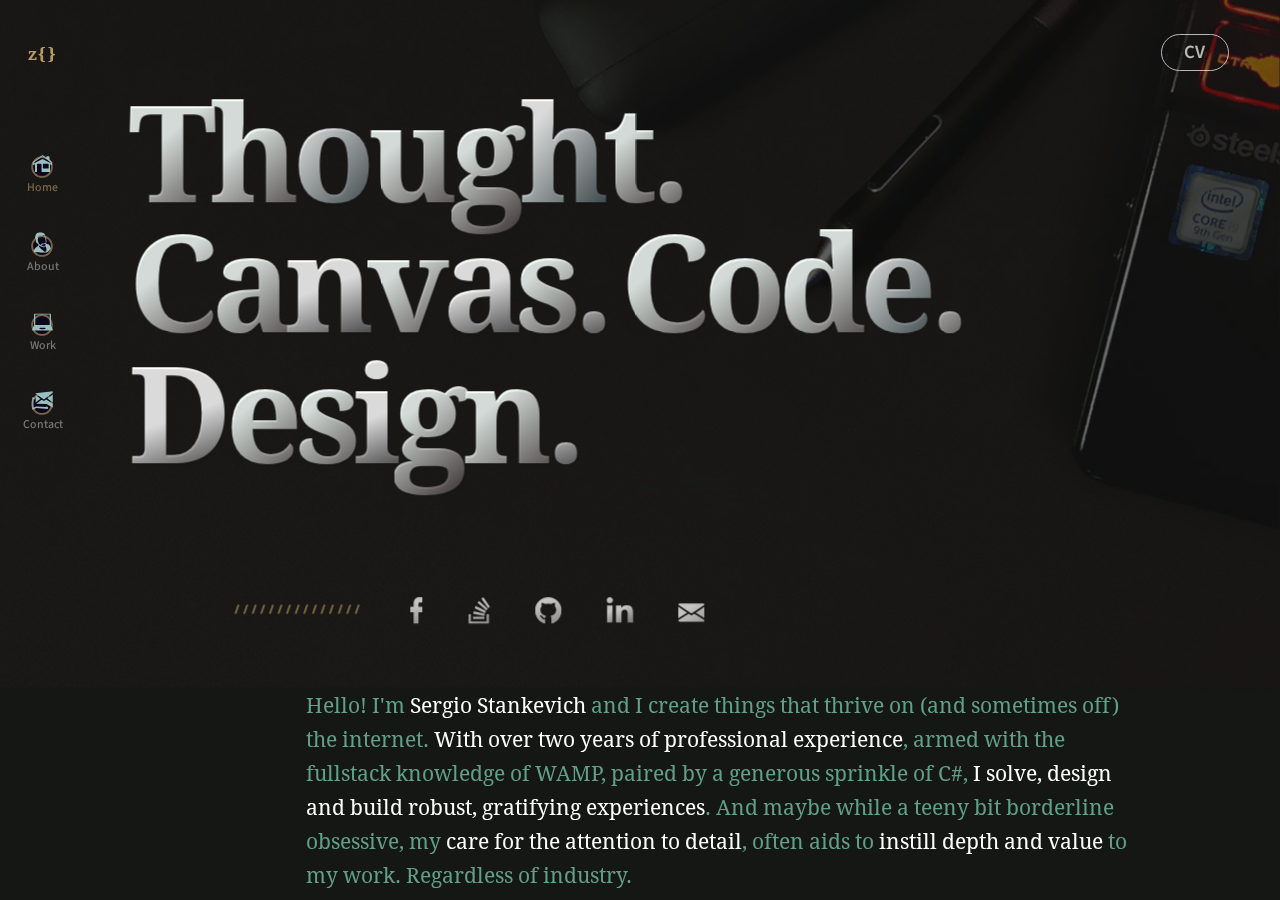
<file: index.html>
<!DOCTYPE html>

<html lang="en">
   <head>

   <!-- developer tools -->
   <!-- <script type="text/javascript" src="!dev/live.js"></script> -->


      <meta charset="utf-8"/>
      <meta name="HandheldFriendly" content="true"/>
      <meta name="MobileOptimized" content="640"/>
      <meta name="viewport" content="width=device-width, initial-scale=1.0" user-scalable="no"/>
      <!-- <meta name="viewport" content="width=device-width, initial-scale=1.0"/> -->
      <meta name="theme-color" content="#13181b"/>

      <meta name="description" content="Landing page of the portfolio website created by Sergio Stankevich. I specialize in custom, robust experiences and solutions that thrive on and off the world wide web">

      <title>
         zergski{ Portfolio by Sergio Stankevich }
      </title>


      <link rel="stylesheet" type="text/css" href="css/styles.css"/>
      <link rel="stylesheet" type="text/css" href="css/home.css"/>


      <script defer async src="script/core.js"></script>

   </head>








   <!-- ____________________body -->
   <body class="loading">

      <!-- ____________________navigation -->
      <nav id="nav">
         <a id="dotHome" class="icon-anchor button active" href="index.html" alt="Landing page">
            <img src="ass/vector/icons/home.svg"/>
            <h5>Home</h5>
         </a>
         <!-- <a id="dotBlog" class="icon-anchor button" href="blog.htm">
            <img src="ass/vector/icons/blogger.svg"/>
            <h5>Blog</h5>
         </a> -->
         <a id="dotBio" class="icon-anchor button" href="bio.htm" alt="About me section">
            <img src="ass/vector/icons/me-white.svg"/>
            <h5>About</h5>
         </a>
         <a id="dotWork" class="icon-anchor button" href="work.htm" alt="My work and projects">
            <img src="ass/vector/icons/laptop.svg"/>
            <h5>Work</h5>
         </a>
         <a id="dotContact" class="icon-anchor" href="mailto:work@zergski.com" alt="Contact me via email">
            <img src="ass/vector/icons/contact.svg"/>
            <h5>Contact</h5>
         </a>
      </nav>



      <!-- background gradient as separate element to work better with document overflow -->
      <div id="bgGradient"></div>
      <div class="lds"><div></div><div></div></div>


      <a id="logo" class="button" href="index.html"><h4>z{}</h4></a>

      <!-- ____________________content -->
      <div id="landingContainer" class="page-container">
         <picture class="mattbg">
            <source srcset="ass/img/stylusbg-640w.jpg"
               media="(max-width: 640px)">
            <img src="ass/img/mushuandstylus.jpg"/>
         </picture>
         <h1 id="landingHeading" class="poster anim-text-split">
            Thought.
            <span>Canvas.</span>
            <span>Code.</span>
            <span>Design.</span>
         </h1>

         <div id="landingIcons" class="dec-slash shift-right">
            <a class="icon-anchor" href="https://www.facebook.com/sergio.grey/" target="blanc" alt="Personal Facebook page">
               <img src="ass/vector/icons/facebook.svg"/>
            </a>
            <a class="icon-anchor" href="https://stackoverflow.com/users/13986472/zergski?tab=profile" target="blanc" alt="Stackoverflow profile">
               <img src="ass/vector/icons/stack-overflow.svg"/>
            </a>
            <a class="icon-anchor" href="https://github.com/whysosergious" target="blanc" alt="Public repository on GitHub">
               <img src="ass/vector/icons/git.svg"/>
            </a>
            <a class="icon-anchor" href="https://www.linkedin.com/in/sergio-stankevich" target="blanc" alt="Linkedin profile">
               <img src="ass/vector/icons/lin.svg"/>
            </a>
            <a class="icon-anchor" href="mailto:work@zergski.com" alt="Contact me via email">
               <img src="ass/vector/icons/email.svg"/>
            </a>
         </div>

         <div id="greeting" class="desctop-shift">
            <h4 class="headline">
               Hello! I'm <span>Sergio Stankevich</span> and I create things that thrive on (and sometimes off) the internet. <span>With over two years of professional experience</span>, armed with the fullstack knowledge of WAMP, paired by a generous sprinkle of C#, <span>I solve, design and build robust, gratifying experiences</span>. And maybe while a teeny bit borderline obsessive, my <span>care for the attention to detail</span>, often aids to <span>instill depth and value</span> to my work. Regardless of industry.
            </h4>
            <h4 class="headline">
               I live in <span>Stockholm, Sweden</span>. Married... with cats. Firmly enjoy watching Linus Tech Tips and fiddle with electronics when given chance.
               <p>
                  Find out a little more <a class="dec-underline button" href="bio.htm">about me</a>.
               </p>
            </h4>

            <img class="sep" src="ass/vector/sep.svg"/>
         </div>


         <div id="workPreview" class="work-container">
            <h1 class="heading sep-slash screl scroll-trigger">A small overview over a handfull of my latest projects</h1>

            <div class="work-item sep-slash screl scroll-trigger">
               <div class="img-wrapper">
                  <img src="ass/img/work/previews/abc-prv.jpg"/>
               </div>
               <h1>
                  aptBit Content Manager
               </h1>

               <div class="description">
                  <h5><span>2020</span> Freelance</h5>
                  <h4>
                     Simple and reliable Crud Interface designed with longevity in mind. Compared to open source systems, the first iteration performed as intended for a year and a half without moderation.
                  </h4>
                  <h3 >
                     <a class="dec-underline button" href="work/abc.htm">Read further</a>
                  </h3>
               </div>


            </div>



            <div class="work-item sep-slash screl scroll-trigger" >
               <div class="img-wrapper">
                  <img src="ass/img/work/previews/ot-prv.jpg"/>
               </div>
               <h1>
                  Oliver Twist Stockholm
               </h1>

               <div class="description">
                  <h5><span>2019</span> House of Ale AB</h5>
                  <h4>
                     Clean, responsive and connected. Main focus was put on the integration with various APIs for smoother interaction with services from Google, Facebook and online booking.
                  </h4>
                  <h3>
                     <a class="dec-underline button" href="work/ot.htm">View project</a>
                  </h3>
               </div>

            </div>



            <div class="work-item sep-slash screl scroll-trigger" >
               <div class="img-wrapper">
                  <img src="ass/img/work/previews/sal-prv.jpg"/>
               </div>
               <h1>
                  Strike a Light
               </h1>

               <div class="description">
                  <h5><span>2019</span>Private</h5>
                  <h4>
                     This single & multiplayer arcade time waster for mobile devices I created as a challenge for my then, newly quired C# knowledge. Choosing the engine Godot, as I thought Unity would be overkill for this kind of project.
                  </h4>
                  <h3>
                     <a class="dec-underline button" href="work/sal.htm">View project</a>
                  </h3>
               </div>

            </div>

            <a class="button fill screl scroll-trigger" href="work.htm">
               <h3>Show all projects</h3>
            </a>

            <img class="sep ws-hi" src="ass/vector/sep.svg"/>
         </div>


         <div class="personal screl scroll-trigger">
            <h1 class="heading">Mic, keyboard, lens and stylus.</h1>

            <h5 class="subheading dec-slash shift-right">Ever since I was a padawan</h5>

            <div class="desctop-shift">
               <h4 class="headline">And although lately I spend more time listening to news and streams than with a controller in my hand. The medium continues to inspire and motivate me.
                  <p>
                     I <span>draw, photograph, film, edit</span>. Familiar with 3d modeling, written music, recorded sound and know enough of my way around a guitar.
                  </p>
                  <p>
                     I've spent countless hours writing flash-games and still remember my fascination over the Visual Basic CD my brother found for the PlayStation 2.
                  </p>
               </h4>
            </div>

         </div>

         <div class="cv">
            <h2 class="btn-title">CV</h2>
            <a class="cvsv" href="ass/CV_Sergio_Stankevich_hlse.pdf" target="blanc"><h2 class="dec-underline">Sve</h2></a>
            <a class="cven" href="ass/CV_Sergio_Stankevich_hlse.pdf" target="blanc"><h2 class="dec-underline">Eng</h2></a>
         </div>

         <div class="foot screl scroll-trigger">
            <h5 class="dims"><span>&#10192;&#9672;&#10192;</span></h5>
            <div class="icons">
               <a class="icon-anchor" href="https://www.instagram.com/why.so.sergious" target="blanc" alt="Instagram profile">
                  <img src="ass/vector/icons/instagram.svg"/>
               </a>
               <a class="icon-anchor" href="https://www.facebook.com/sergio.grey/" target="blanc" alt="Personal Facebook page">
                  <img src="ass/vector/icons/facebook.svg"/>
               </a>
               <a class="icon-anchor" href="https://open.spotify.com/user/1132804421" target="blanc" alt="My music playlists">
                  <img src="ass/vector/icons/spotify.svg"/>
               </a>
               <a class="icon-anchor" href="https://stackoverflow.com/users/13986472/zergski?tab=profile" target="blanc" alt="Stackoverflow profile">
                  <img src="ass/vector/icons/stack-overflow.svg"/>
               </a>
               <a class="icon-anchor" href="https://github.com/whysosergious" target="blanc" alt="Public repository on GitHub">
                  <img src="ass/vector/icons/git.svg"/>
               </a>
               <a class="icon-anchor" href="https://www.linkedin.com/in/sergio-stankevich" target="blanc" alt="Linkedin profile">
                  <img src="ass/vector/icons/lin.svg"/>
               </a>
               <a class="icon-anchor" href="mailto:work@zergski.com" alt="Contact me via email">
                  <img src="ass/vector/icons/email.svg"/>
               </a>
            </div>
            <div class="dec-line"></div>
            <div class="trivial">
               <h5>
                  <span>Did you know?</span> .. The most reliable way to store data long-term is actually on an optical drive called the 'M-Disc'. Instead of ink, it uses a carbon - stone like - layer to store binary data .. The manufacturer guarantees a life-span of up to a 1000 years.
                  <p>
                     And all I can think is how it's kind-of similar to the Viking runestones, only for cat videos.
                  </p>
               </h5>
            </div>
            <div class="dec-line small"></div>
            <div class="rights">
               <h5>&#169; zergski <span>2020</span></h5>
               <h5>by <span>Sergio Stankevich</span></h5>
               <h5>Made on <span>'Mushu'</span>, my MSI GL65 laptop</h5>

            </div>

         </div>

      </div>

   </body>





</html>
</file>
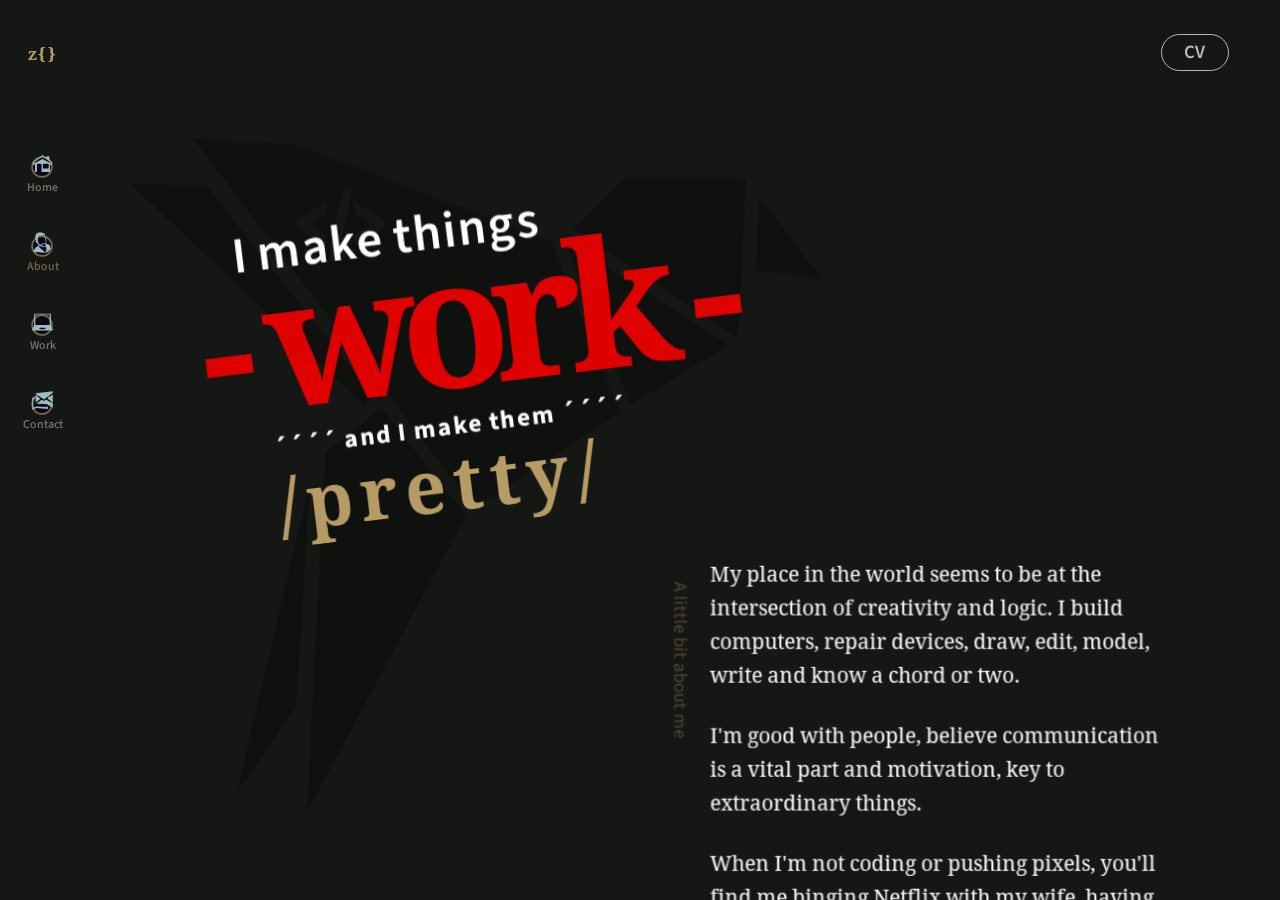
<file: bio.htm>
<!DOCTYPE html>

<html lang="en">
   <head>

   <!-- developer tools -->
   <!-- <script type="text/javascript" src="!dev/live.js"></script> -->


      <meta charset="utf-8"/>
      <meta name="HandheldFriendly" content="true"/>
      <meta name="MobileOptimized" content="640"/>
      <meta name="viewport" content="width=device-width, initial-scale=1.0, user-scalable=0" user-scalable="no"/>
      <!-- <meta name="viewport" content="width=device-width, initial-scale=1.0"/> -->
      <meta name="theme-color" content="#13181b"/>

      <meta name="description" content="Biography page of the portfolio website created by Sergio Stankevich. Here you'll find out more about where I've been, what I do and where I'm going. Happy surfing!">

      <title>
         zergski { Biography }
      </title>


      <link rel="stylesheet" type="text/css" href="css/styles.css"/>
      <link rel="stylesheet" type="text/css" href="css/bio.css"/>


      <script defer async src="script/core.js"></script>

   </head>





   <!-- ____________________body -->
   <body class="loading">

      <!-- ____________________navigation -->
      <nav id="nav">
         <a id="dotHome" class="icon-anchor button" href="index.html" alt="Landing page">
            <img src="ass/vector/icons/home.svg"/>
            <h5>Home</h5>
         </a>
         <!-- <a id="dotBlog" class="icon-anchor button" href="blog.htm">
            <img src="ass/vector/icons/blogger.svg"/>
            <h5>Blog</h5>
         </a> -->
         <a id="dotBio" class="icon-anchor button active" href="bio.htm" alt="About me section">
            <img src="ass/vector/icons/me-white.svg"/>
            <h5>About</h5>
         </a>
         <a id="dotWork" class="icon-anchor button" href="work.htm" alt="My work and projects">
            <img src="ass/vector/icons/laptop.svg"/>
            <h5>Work</h5>
         </a>
         <a id="dotContact" class="icon-anchor" href="mailto:work@zergski.com" alt="Contact me via email">
            <img src="ass/vector/icons/contact.svg"/>
            <h5>Contact</h5>
         </a>
      </nav>

      <!-- background gradient as separate element to work better with document overflow -->
      <div id="bgGradient"></div>
      <div class="lds"><div></div><div></div></div>

      <a id="logo" class="button" href="index.html"><h4>z{}</h4></a>

      <!-- ____________________content -->
      <div id="bioContainer" class="page-container">

         <div id="bird" class="origami screl">
            <img src="ass/vector/bird.svg" alt="Origami bird"/>
         </div>

         <div id="dusk">
            <picture>
               <source srcset="ass/img/dusk-600w.jpg"
                  media="(max-width: 640px)">
               <img src="ass/img/dusk-1200w.jpg"/>
            </picture>
         </div>


         <div id="bioMat">


            <div id="personalHeading" class="spec">
               <h2 class="ichi">
                  I make things
               </h2>
               <h1 class="ni">
                  - work -
               </h1>
               <h2 class="san">
                  ´´´´ and I make them ´´´´
               </h2>
               <h1 class="yon">
                  /pretty/
               </h1>
            </div>

            <div class="headline-group">
               <h5 class="ninety">A little bit about me</h5>
               <h4 class="headline">
                  My place in the world seems to be at the intersection of creativity and logic.
                  I build computers, repair devices, draw, edit, model, write and know a chord or two.

                  <p>
                     I'm good with people, believe communication is a vital part and motivation, key to extraordinary things.
                  </p>
                  <p>
                     When I'm not coding or pushing pixels, you'll find me binging Netflix with my wife, having game-nights with our friends or simply playing video games.
                  </p>
               </h4>
            </div>



         </div>

         <img class="sep about" src="ass/vector/sep.svg"/>





         <div id="skills" class="sep-slash screl scroll-trigger">
            <div id="bioImg">
               <img src="ass/img/about.jpg"/>
            </div>


            <div id="skillHeading">
               <h1 class="ichi">Coder</h1>
               <h2 class="ni">sixty percent //<span>// fifty percent</span></h2>
               <h1 class="san">> Designer</h1>
               <div id="dog" class="origami">
                  <img src="ass/vector/dog.svg" alt="Origami dog"/>
               </div>
            </div>

            <div class="headline-group left">
               <h5 class="ninety">A little of what I know</h5>
               <h4 class="headline">
                  When the wondrous world of tech never fails to provide new and exciting things. My process remains often consistent. And as I aim to perpetually widen my base of knowledge I embrace the challenges of problem solving. For all tasks and projects are essentially a series of problems and I enjoy finding elegant solutions to the utmost complex of them.
               </h4>
            </div>
         </div>




         <div class="list-container screl scroll-trigger">

            <div id="myBinary" class="list-wrapper scroll-trigger">
               <div class="title-wrapper">
                  <img src="ass/vector/icons/code.svg"/>
                  <h2 class="subheading">
                     Translating Binary
                  </h2>
               </div>

               <ul>
                  <li>
                     <h4>
                        JavaScript incl. ECMAScript 6+
                     </h4>
                  </li>
                  <li>
                     <h4>
                        Various JS frameworks & libraries
                     </h4>
                  </li>
                  <li>
                     <h4>
                        PHP &nbsp;|&nbsp; SQL incl. MySQL & PDO
                     </h4>
                  </li>
                  <li>
                     <h4>
                        C# & .NET Framework
                     </h4>
                  </li>
                  <li>
                     <h4>
                        API integration &nbsp;|&nbsp; SEO
                     </h4>
                  </li>
                  <li>
                     <h4>
                        Champion coffee drinker
                     </h4>
                  </li>
               </ul>

            </div>

            <div id="myDesign" class="list-wrapper scroll-trigger">
               <div class="title-wrapper">
                  <img src="ass/vector/icons/design.svg"/>
                  <h2 class="subheading">
                     Form & Design
                  </h2>
               </div>

               <ul>
                  <li>
                     <h4>
                        UI | UX
                     </h4>
                  </li>
                  <li>
                     <h4>
                        Prototyping
                     </h4>
                  </li>
                  <li>
                     <h4>
                        M/f responsive design
                     </h4>
                  </li>
                  <li>
                     <h4>
                        Market Research
                     </h4>
                  </li>
                  <li>
                     <h4>
                        Those two pixels to the left
                     </h4>
                  </li>
               </ul>

            </div>

            <div id="myLang" class="list-wrapper scroll-trigger">
               <div class="title-wrapper">
                  <img src="ass/vector/icons/lang.svg"/>
                  <h2 class="subheading">
                     Spoken languages
                  </h2>
               </div>

               <ul>
                  <li>
                     <h4>
                        English, fluent
                     </h4>
                  </li>
                  <li>
                     <h4>
                        Swedish, fluent
                     </h4>
                  </li>
                  <li>
                     <h4>
                        Russian, fluent
                     </h4>
                  </li>
                  <li>
                     <h4>
                        German, basic
                     </h4>
                  </li>
               </ul>

            </div>

         </div>


         <img class="sep" src="ass/vector/sep.svg"/>



         <div id="prevWork" class="heading-group sep-slash screl scroll-trigger">
            <div class="topical-bg">
               <picture>
                  <source srcset="ass/img/halloween2-500w.jpg"
                     media="(max-width: 640px)">
                  <img src="ass/img/halloween2.jpg"/>
               </picture>

            </div>

            <h1>
               My work experience in the service industry
            </h1>
            <div class="headline-group">
               <h5 class="ninety">_______</h5>
               <h4 class="headline">
                  You learn a lot tending bar for nearly a decade. Communication, responsibility, leadership, drinking. Learned to be agile and quietly confident. Motivate collegues, understand people and of course drinking.
               </h4>
            </div>
         </div>

         <div id="prevWorkContainer" class="work-container screl scroll-trigger">
            <div class="entry-container">
               <div class="work-entry">
                  <h2>Oliver Twist Stockholm</h2>
                  <h5 class="dec-line-right"><span>2009 - 2018</span>Bartender & other duties</h5>
                  <h4>
                     Started washing dishes and gradually advanced in the company working nearly every thinkable position. Later years performed manegerial bar duties as second man under the owner.
                     <p>
                        Still do some shifts here and there when theres need and I have the time to do so.
                     </p>
                  </h4>
               </div>
            </div>

            <div class="entry-container">
               <div class="work-entry">
                  <h2>Brewers Association, Stockholm Beer & Whiskey Festival</h2>
                  <h5 class="dec-line-right"><span>2019</span>Managing Exhibitor</h5>
                  <h4>
                     Representing the largest association of American breweries/brewers. On top of service got to hire and lead a 6 person team, designed the menu and built a sortable mobile counterpart, held inventory and more ..
                     <p>
                        And while that year was the first time I ran my own ship, I've worked at the festival as an exhibitor since 2016.
                     </p>
                  </h4>
               </div>
            </div>

            <div class="entry-container">
               <div class="work-entry">
                  <h2>Bishops Arms, Nya Carnegie Bryggeriet, Delta Restaurangkonsult & other</h2>
                  <h5 class="dec-line-right"><span>2018 - 2020</span>Bar, Service & Food</h5>
                  <h4>
                     Part time or as a stand in at many joints in Stockholm, often working places I have never been before I quickly learned to be agila and think on my feet. I poured beers, mixed coctails and flipped burgers. Simply went wherever people needed help
                  </h4>
               </div>
            </div>

         </div>

         <img class="sep" src="ass/vector/sep.svg"/>

         <div id="goals" class="heading-group screl scroll-trigger">
            <h1 class="sans">
               <span class="dec-underline">Goals and ambitions</span>
            </h1>
            <h4 class="headline">
               I'm looking for somewhere I can grow. Challenging projects, like-minded collegues and an everflowing fountain of coffee.
               <p>
                  The target point is to be able to fluently communicate with technology. Collaborate on interesting, meaningfull projects. And maybe win a round in Clash of Code or two.
               </p>
            </h4>


         </div>

         <img class="sep" src="ass/vector/sep.svg"/>




         <div id="education" class="screl scroll-trigger">
            <h1>
               Education
            </h1>

            <div class="entry-container">

               <h2 class="subheading">Recent</h2>

               <div class="work-entry">
                  <h2>Web Developement, JavaScript</h2>
                  <h5 class="dec-line-right"><span>2019</span><span>6 months</span>Åsö</h5>
                  <h2>Programming in C# & .NET</h2>
                  <h5 class="dec-line-right"><span>2019</span><span>6 months</span>Åsö</h5>
                  <h2>Introd. Network Technology</h2>
                  <h5 class="dec-line-right"><span>2020</span><span>3 months</span>NTI</h5>
                  <h4 class="bright">Various individual courses studied back-to-back since fall 2018.</h4>
               </div>
            </div>

            <div class="entry-container">
               <div class="work-entry">
                  <h2>Digital Illustration</h2>
                  <h5 class="dec-line-right"><span>2019</span><span>3 months</span>Åsö</h5>
                  <h2>Animation</h2>
                  <h5 class="dec-line-right"><span>2020</span><span>3 months</span>Åsö</h5>
                  <h4 class="bright">Also took courses in Math and Japanese.</h4>
               </div>
            </div>
            <div class="entry-container">
               <h2 class="subheading">Other</h2>
               <div class="work-entry">
                  <h2>Bar & Mixology</h2>
                  <h5 class="dec-line-right"><span>2010</span><span>5 months</span>Bartender Academy, Miami FL</h5>
                  <h4 class="bright">3 years studied IT-Media in highschool.</h4>
               </div>
            </div>

         </div>

         <div class="cv">
            <h2 class="btn-title">CV</h2>
            <a class="cvsv" href="ass/CV_Sergio_Stankevich_hlse.pdf" target="blanc"><h2 class="dec-underline">Sve</h2></a>
            <a class="cven" href="ass/CV_Sergio_Stankevich_hlse.pdf" target="blanc"><h2 class="dec-underline">Eng</h2></a>
         </div>

         <div class="foot screl scroll-trigger">
            <h5 class="dims"><span>&#10192;&#9672;&#10192;</span></h5>
            <div class="icons">
               <a class="icon-anchor" href="https://www.instagram.com/why.so.sergious" target="blanc" alt="Instagram profile">
                  <img src="ass/vector/icons/instagram.svg"/>
               </a>
               <a class="icon-anchor" href="https://www.facebook.com/sergio.grey/" target="blanc" alt="Personal Facebook page">
                  <img src="ass/vector/icons/facebook.svg"/>
               </a>
               <a class="icon-anchor" href="https://open.spotify.com/user/1132804421" target="blanc" alt="My music playlists">
                  <img src="ass/vector/icons/spotify.svg"/>
               </a>
               <a class="icon-anchor" href="https://stackoverflow.com/users/13986472/zergski?tab=profile" target="blanc" alt="Stackoverflow profile">
                  <img src="ass/vector/icons/stack-overflow.svg"/>
               </a>
               <a class="icon-anchor" href="https://github.com/whysosergious" target="blanc" alt="Public repository on GitHub">
                  <img src="ass/vector/icons/git.svg"/>
               </a>
               <a class="icon-anchor" href="https://www.linkedin.com/in/sergio-stankevich" target="blanc" alt="Linkedin profile">
                  <img src="ass/vector/icons/lin.svg"/>
               </a>
               <a class="icon-anchor" href="mailto:work@zergski.com" alt="Contact me via email">
                  <img src="ass/vector/icons/email.svg"/>
               </a>
            </div>

            <div class="dec-line"></div>
            <div class="trivial">
               <h5>
                  <span>I find it mind-boggling</span> that we as people managed to engineer a way for manipulating electrons through tiny light-emitting diods to <span>mostly look at cat videos</span>.
               </h5>
            </div>
            <div class="dec-line small"></div>
            <div class="rights">
               <h5>&#169; zergski <span>2020</span></h5>
               <h5>by <span>Sergio Stankevich</span></h5>
               <h5>Made on <span>'Mushu'</span>, my MSI GL65 laptop</h5>

            </div>

         </div>

      </div>

   </body>





</html>
</file>
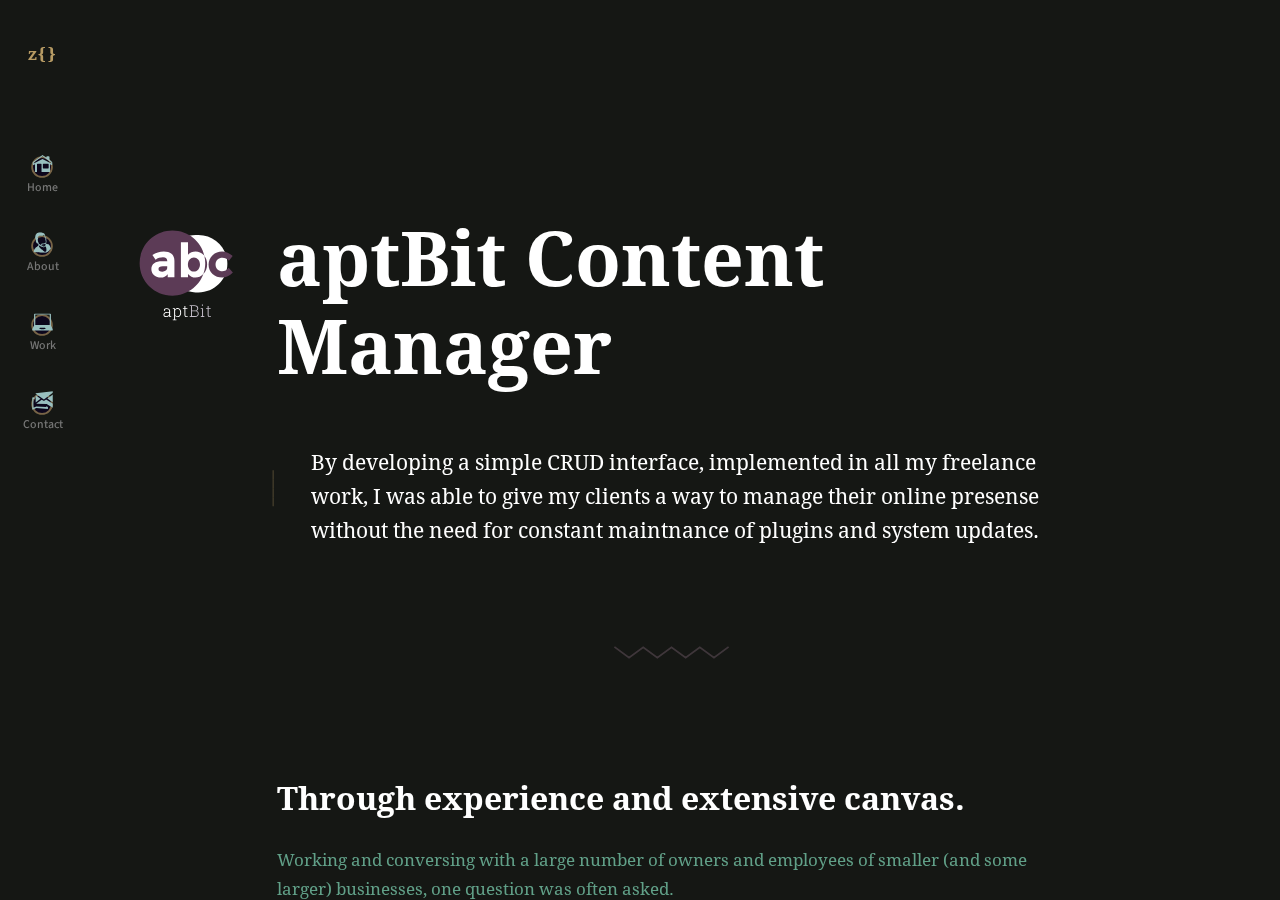
<file: work/abc.htm>
<!DOCTYPE html>

<html lang="en">
   <head>

   <!-- developer tools -->
   <!-- <script type="text/javascript" src="../!dev/live.js"></script> -->


      <meta charset="utf-8"/>
      <meta name="HandheldFriendly" content="true"/>
      <meta name="MobileOptimized" content="640"/>
      <meta name="viewport" content="width=device-width, initial-scale=1.0" user-scalable="no"/>
      <!-- <meta name="viewport" content="width=device-width, initial-scale=1.0"/> -->
      <meta name="theme-color" content="#13181b"/>

      <title>
         zergski { Portfolio }
      </title>


      <link rel="stylesheet" type="text/css" href="../css/styles.css"/>
      <link rel="stylesheet" type="text/css" href="css/work.css"/>


      <script defer async src="../script/core.js"></script>

   </head>








   <!-- ____________________body -->
   <body class="loading">

      <!-- ____________________navigation -->
      <nav id="nav">
         <a id="dotHome" class="icon-anchor button" href="../index.html" alt="Landing page">
            <img src="../ass/vector/icons/home.svg"/>
            <h5>Home</h5>
         </a>
         <!-- <a id="dotBlog" class="icon-anchor button" href="../blog.htm">
            <img src="../ass/vector/icons/blogger.svg"/>
            <h5>Blog</h5>
         </a> -->
         <a id="dotBio" class="icon-anchor button" href="../bio.htm" alt="About me section">
            <img src="../ass/vector/icons/me-white.svg"/>
            <h5>About</h5>
         </a>
         <a id="dotWork" class="icon-anchor button" href="../work.htm" alt="My work and projects">
            <img src="../ass/vector/icons/laptop.svg"/>
            <h5>Work</h5>
         </a>
         <a id="dotContact" class="icon-anchor" href="mailto:work@zergski.com" alt="Contact me via email">
            <img src="../ass/vector/icons/contact.svg"/>
            <h5>Contact</h5>
         </a>
      </nav>



      <!-- background gradient as separate element to work better with document overflow -->
      <div id="bgGradient"></div>
      <div class="lds"><div></div><div></div></div>

      <a id="logo" class="button" href="../../index.html"><h4>z{}</h4></a>

      <!-- ____________________content -->
      <div class="page-container">
         <img class="project-logo" src="../ass/vector/icons/abc-full.svg"/>

         <div class="heading-section">
            <h1 class="heading">
               aptBit Content Manager
            </h1>

            <div class="headline-group">

               <h5 class="ninety">____</h5>
               <h4 class="headline">
                  By developing a simple CRUD interface, implemented in all my freelance work, I was able to give my clients a way to manage their online presense without the need for constant maintnance of plugins and system updates.
               </h4>
            </div>

         </div>

         <img class="sep load-visible" src="../ass/vector/sep.svg"/>

         <!-- <div class="project-image">
            <img src="../ass/img/work/previews/abc-prv.jpg"/>
         </div> -->


         <div class="content-section load-visible">
            <h1 class="subheading">
               Through experience and extensive canvas.
            </h1>
            <h4>
               Working and conversing with a large number of owners and employees of smaller (and some larger) businesses, one question was often asked.
               <p class="lm">
                  <span>- How much control is actually required?</span>
               </p>
               <p>
                  The answere is a simply "not a lot". Business hours, price list together with a menu of products and/or services and a way post and edit news in a blog-like fashion. With a small variation of features depending on the business. But all are in need of a system that <span>simply works</span>.
               </p>
               <p>
                  Later versions make use of ES6+ features like, to just to name a couple, asynchronous processing for, well .. asynchronous processing, loading of external scripts etc. Classes and class inheritance for better handling of data as well as utilize Node.js and its f/s module to create a file-based-SQL database hybrid, strengthening security without sacrificing performance.
               </p>
            </h4>

            <img class="sep" src="../ass/vector/sep.svg"/>
            <h1>This page is under heavy edit. More details coming shortly.</h1>
         </div>


         <div class="foot screl scroll-trigger">
            <h5 class="dims"><span>&#10192;&#9672;&#10192;</span></h5>
            <div class="icons">
               <a class="icon-anchor" href="https://www.instagram.com/why.so.sergious" target="blanc" alt="Instagram profile">
                  <img src="../ass/vector/icons/instagram.svg"/>
               </a>
               <a class="icon-anchor" href="https://www.facebook.com/sergio.grey/" target="blanc" alt="Personal Facebook page">
                  <img src="../ass/vector/icons/facebook.svg"/>
               </a>
               <a class="icon-anchor" href="https://open.spotify.com/user/1132804421" target="blanc" alt="My music playlists">
                  <img src="../ass/vector/icons/spotify.svg"/>
               </a>
               <a class="icon-anchor" href="https://stackoverflow.com/users/13986472/zergski?tab=profile" target="blanc" alt="Stackoverflow profile">
                  <img src="../ass/vector/icons/stack-overflow.svg"/>
               </a>
               <a class="icon-anchor" href="https://github.com/whysosergious" target="blanc" alt="Public repository on GitHub">
                  <img src="../ass/vector/icons/git.svg"/>
               </a>
               <a class="icon-anchor" href="https://www.linkedin.com/in/sergio-stankevich" target="blanc" alt="Linkedin profile">
                  <img src="../ass/vector/icons/lin.svg"/>
               </a>
               <a class="icon-anchor" href="mailto:work@zergski.com" alt="Contact me via email">
                  <img src="../ass/vector/icons/email.svg"/>
               </a>
            </div>

            <div class="dec-line"></div>
            <div class="trivial">
               <h5>
                  <span>I find it mind-boggling</span> that we as people managed to engineer a way for manipulating electrons through tiny light-emitting diods to <span>mostly look at cat videos</span>.
               </h5>
            </div>
            <div class="dec-line small"></div>
            <div class="rights">
               <h5>&#169; zergski <span>2020</span></h5>
               <h5>by <span>Sergio Stankevich</span></h5>
               <h5>Made on <span>'Mushu'</span>, my MSI GL65 laptop</h5>

            </div>

         </div>

      </div>

   </body>





</html>
</file>
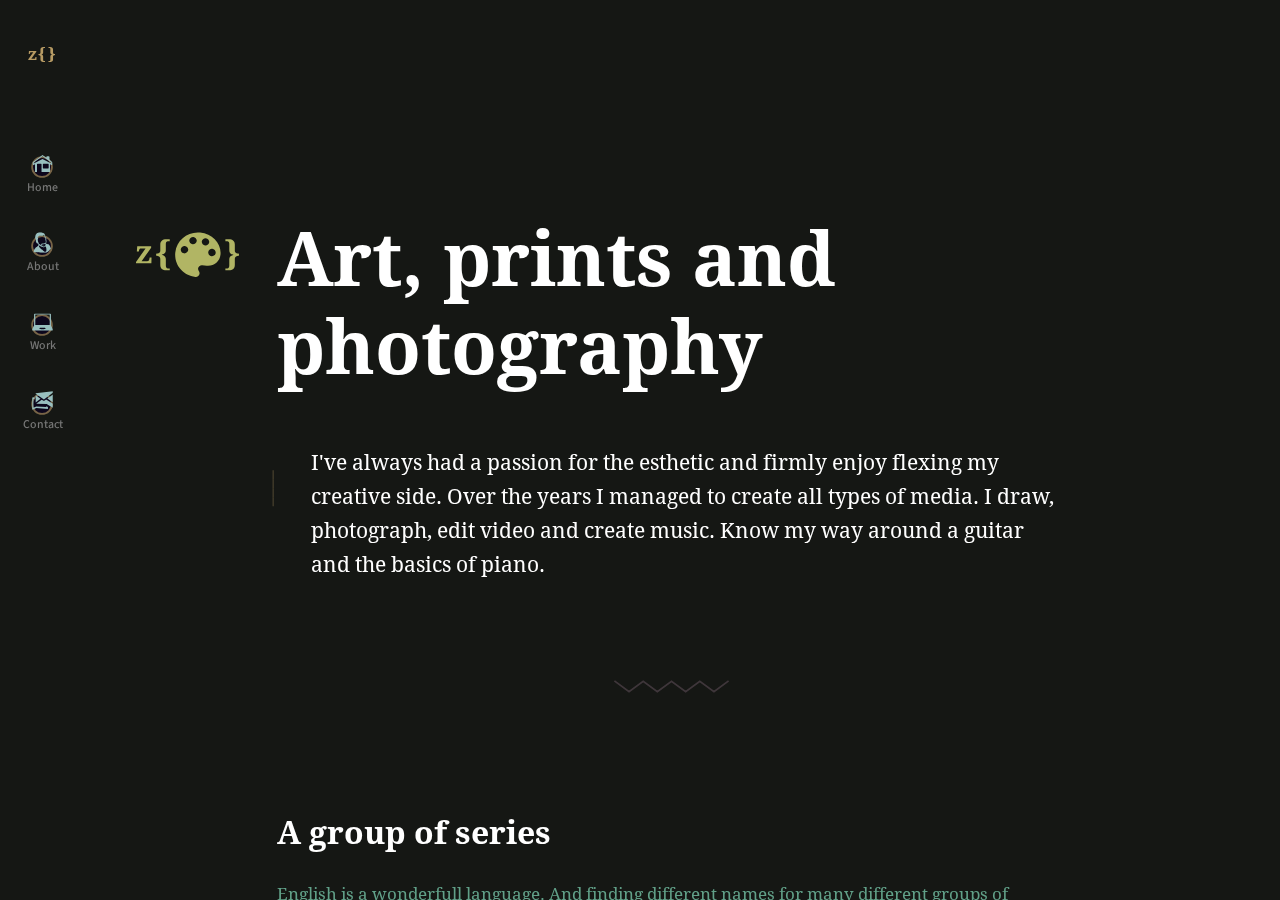
<file: work/art.htm>
<!DOCTYPE html>

<html lang="en">
   <head>

   <!-- developer tools -->
   <!-- <script type="text/javascript" src="../!dev/live.js"></script> -->


      <meta charset="utf-8"/>
      <meta name="HandheldFriendly" content="true"/>
      <meta name="MobileOptimized" content="640"/>
      <meta name="viewport" content="width=device-width, initial-scale=1.0" user-scalable="no"/>
      <!-- <meta name="viewport" content="width=device-width, initial-scale=1.0"/> -->
      <meta name="theme-color" content="#13181b"/>

      <title>
         zergski { Portfolio }
      </title>


      <link rel="stylesheet" type="text/css" href="../css/styles.css"/>
      <link rel="stylesheet" type="text/css" href="css/work.css"/>


      <script defer async src="../script/core.js"></script>

   </head>








   <!-- ____________________body -->
   <body class="loading">

      <!-- ____________________navigation -->
      <nav id="nav">
         <a id="dotHome" class="icon-anchor button" href="../index.html" alt="Landing page">
            <img src="../ass/vector/icons/home.svg"/>
            <h5>Home</h5>
         </a>
         <!-- <a id="dotBlog" class="icon-anchor button" href="../blog.htm">
            <img src="../ass/vector/icons/blogger.svg"/>
            <h5>Blog</h5>
         </a> -->
         <a id="dotBio" class="icon-anchor button" href="../bio.htm" alt="About me section">
            <img src="../ass/vector/icons/me-white.svg"/>
            <h5>About</h5>
         </a>
         <a id="dotWork" class="icon-anchor button" href="../work.htm" alt="My work and projects">
            <img src="../ass/vector/icons/laptop.svg"/>
            <h5>Work</h5>
         </a>
         <a id="dotContact" class="icon-anchor" href="mailto:work@zergski.com" alt="Contact me via email">
            <img src="../ass/vector/icons/contact.svg"/>
            <h5>Contact</h5>
         </a>
      </nav>



      <!-- background gradient as separate element to work better with document overflow -->
      <div id="bgGradient"></div>
      <div class="lds"><div></div><div></div></div>

      <a id="logo" class="button" href="../../index.html"><h4>z{}</h4></a>

      <!-- ____________________content -->
      <div class="page-container">
         <img class="project-logo" src="../ass/vector/icons/z-art.svg"/>

         <div class="heading-section">
            <h1 class="heading">
               Art, prints and photography
            </h1>

            <div class="headline-group">

               <h5 class="ninety">____</h5>
               <h4 class="headline">
                  I've always had a passion for the esthetic and firmly enjoy flexing my creative side. Over the years I managed to create all types of media. I draw, photograph, edit video and create music. Know my way around a guitar and the basics of piano.
               </h4>
            </div>

         </div>

         <img class="sep load-visible" src="../ass/vector/sep.svg"/>

         <!-- <div class="project-image">
            <img src="../ass/img/work/previews/abc-prv.jpg"/>
         </div> -->


         <div class="content-section load-visible">
            <h1 class="subheading">
               A group of series
            </h1>
            <h4>
               English is a wonderfull language. And finding different names for many different groups of animals inspired me to start drawing this series of prints.
            </h4>

            <img class="sep" src="../ass/vector/sep.svg"/>
            <h1>This page is under heavy edit. More details coming shortly.</h1>
         </div>


         <div class="foot screl scroll-trigger">
            <h5 class="dims"><span>&#10192;&#9672;&#10192;</span></h5>
            <div class="icons">
               <a class="icon-anchor" href="https://www.instagram.com/why.so.sergious" target="blanc" alt="Instagram profile">
                  <img src="../ass/vector/icons/instagram.svg"/>
               </a>
               <a class="icon-anchor" href="https://www.facebook.com/sergio.grey/" target="blanc" alt="Personal Facebook page">
                  <img src="../ass/vector/icons/facebook.svg"/>
               </a>
               <a class="icon-anchor" href="https://open.spotify.com/user/1132804421" target="blanc" alt="My music playlists">
                  <img src="../ass/vector/icons/spotify.svg"/>
               </a>
               <a class="icon-anchor" href="https://stackoverflow.com/users/13986472/zergski?tab=profile" target="blanc" alt="Stackoverflow profile">
                  <img src="../ass/vector/icons/stack-overflow.svg"/>
               </a>
               <a class="icon-anchor" href="https://github.com/whysosergious" target="blanc" alt="Public repository on GitHub">
                  <img src="../ass/vector/icons/git.svg"/>
               </a>
               <a class="icon-anchor" href="https://www.linkedin.com/in/sergio-stankevich" target="blanc" alt="Linkedin profile">
                  <img src="../ass/vector/icons/lin.svg"/>
               </a>
               <a class="icon-anchor" href="mailto:work@zergski.com" alt="Contact me via email">
                  <img src="../ass/vector/icons/email.svg"/>
               </a>
            </div>

            <div class="dec-line"></div>
            <div class="trivial">
               <h5>
                  <span>I find it mind-boggling</span> that we as people managed to engineer a way for manipulating electrons through tiny light-emitting diods to <span>mostly look at cat videos</span>.
               </h5>
            </div>
            <div class="dec-line small"></div>
            <div class="rights">
               <h5>&#169; zergski <span>2020</span></h5>
               <h5>by <span>Sergio Stankevich</span></h5>
               <h5>Made on <span>'Mushu'</span>, my MSI GL65 laptop</h5>

            </div>

         </div>

      </div>

   </body>





</html>
</file>
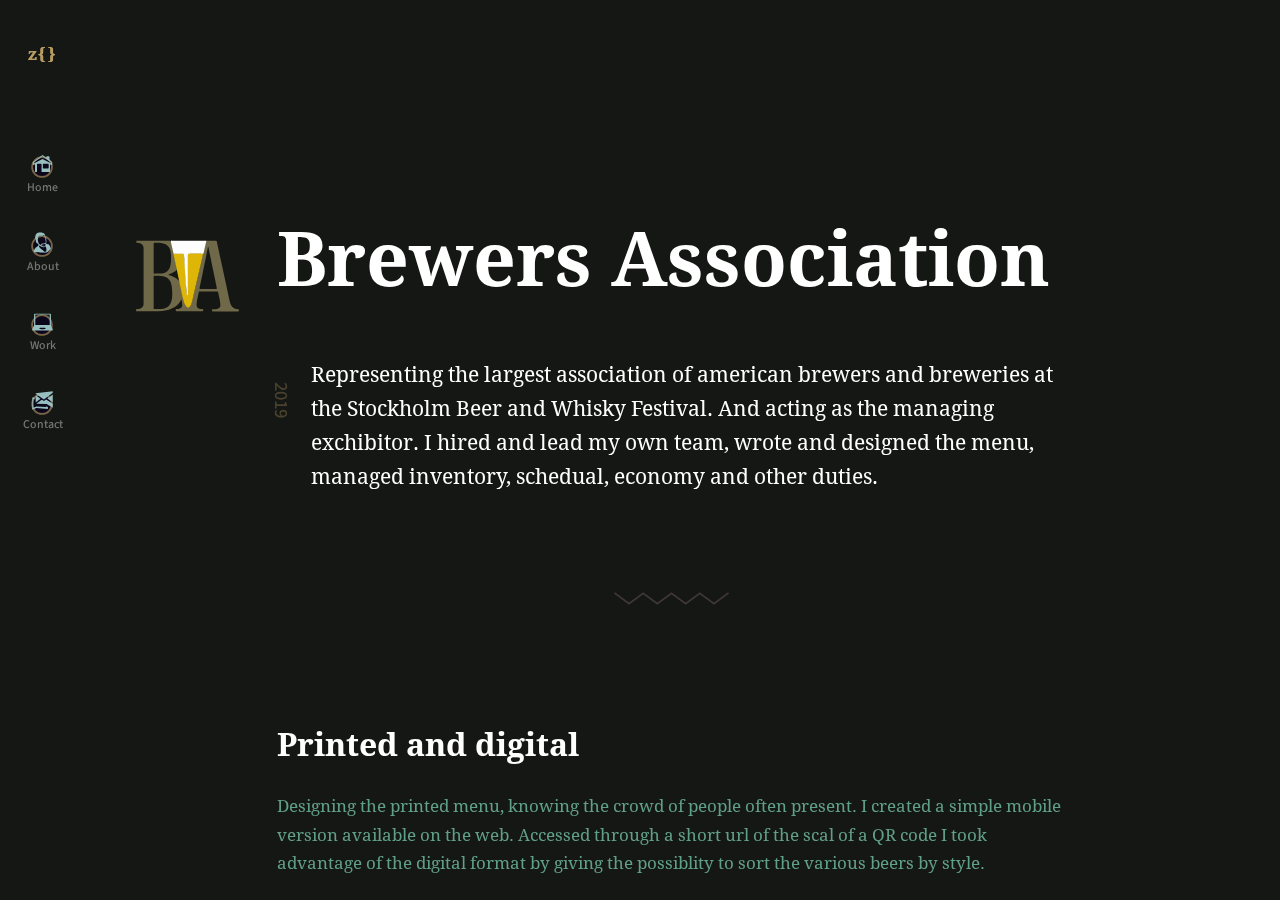
<file: work/ba.htm>
<!DOCTYPE html>

<html lang="en">
   <head>

   <!-- developer tools -->
   <!-- <script type="text/javascript" src="../!dev/live.js"></script> -->


      <meta charset="utf-8"/>
      <meta name="HandheldFriendly" content="true"/>
      <meta name="MobileOptimized" content="640"/>
      <meta name="viewport" content="width=device-width, initial-scale=1.0" user-scalable="no"/>
      <!-- <meta name="viewport" content="width=device-width, initial-scale=1.0"/> -->
      <meta name="theme-color" content="#13181b"/>

      <title>
         zergski { Portfolio }
      </title>


      <link rel="stylesheet" type="text/css" href="../css/styles.css"/>
      <link rel="stylesheet" type="text/css" href="css/work.css"/>


      <script defer async src="../script/core.js"></script>

   </head>








   <!-- ____________________body -->
   <body class="loading">

      <!-- ____________________navigation -->
      <!-- ____________________navigation -->
      <nav id="nav">
         <a id="dotHome" class="icon-anchor button" href="../index.html" alt="Landing page">
            <img src="../ass/vector/icons/home.svg"/>
            <h5>Home</h5>
         </a>
         <!-- <a id="dotBlog" class="icon-anchor button" href="../blog.htm">
            <img src="../ass/vector/icons/blogger.svg"/>
            <h5>Blog</h5>
         </a> -->
         <a id="dotBio" class="icon-anchor button" href="../bio.htm" alt="About me section">
            <img src="../ass/vector/icons/me-white.svg"/>
            <h5>About</h5>
         </a>
         <a id="dotWork" class="icon-anchor button" href="../work.htm" alt="My work and projects">
            <img src="../ass/vector/icons/laptop.svg"/>
            <h5>Work</h5>
         </a>
         <a id="dotContact" class="icon-anchor" href="mailto:work@zergski.com" alt="Contact me via email">
            <img src="../ass/vector/icons/contact.svg"/>
            <h5>Contact</h5>
         </a>
      </nav>

      <a id="logo" class="button" href="../../index.html"><h4>z{}</h4></a>



      <!-- background gradient as separate element to work better with document overflow -->
      <div id="bgGradient"></div>
      <div class="lds"><div></div><div></div></div>

      <a id="logo" class="button" href="../../index.html"><h4>z{}</h4></a>

      <!-- ____________________content -->
      <div class="page-container">
         <img class="project-logo" src="../ass/vector/icons/ba.svg"/>

         <div class="heading-section">
            <h1 class="heading">
               Brewers Association
            </h1>

            <div class="headline-group">

               <h5 class="ninety">2019</h5>
               <h4 class="headline">
                  Representing the largest association of american brewers and breweries at the Stockholm Beer and Whisky Festival. And acting as the managing exchibitor. I hired and lead my own team, wrote and designed the menu, managed inventory, schedual, economy and other duties.
               </h4>
            </div>

         </div>

         <img class="sep load-visible" src="../ass/vector/sep.svg"/>

         <!-- <div class="project-image">
            <img src="../ass/img/work/previews/abc-prv.jpg"/>
         </div> -->


         <div class="content-section load-visible">
            <h1 class="subheading">
               Printed and digital
            </h1>
            <h4>
               Designing the printed menu, knowing the crowd of people often present. I created a simple mobile version available on the web. Accessed through a short url of the scal of a QR code I took advantage of the digital format by giving the possiblity to sort the various beers by style.
            </h4>

            <img class="sep" src="../ass/vector/sep.svg"/>
            <h1>This page is under heavy edit. More details coming shortly.</h1>
         </div>

         <div class="foot screl scroll-trigger">
            <h5 class="dims"><span>&#10192;&#9672;&#10192;</span></h5>
            <div class="icons">
               <a class="icon-anchor" href="https://www.instagram.com/why.so.sergious" target="blanc" alt="Instagram profile">
                  <img src="../ass/vector/icons/instagram.svg"/>
               </a>
               <a class="icon-anchor" href="https://www.facebook.com/sergio.grey/" target="blanc" alt="Personal Facebook page">
                  <img src="../ass/vector/icons/facebook.svg"/>
               </a>
               <a class="icon-anchor" href="https://open.spotify.com/user/1132804421" target="blanc" alt="My music playlists">
                  <img src="../ass/vector/icons/spotify.svg"/>
               </a>
               <a class="icon-anchor" href="https://stackoverflow.com/users/13986472/zergski?tab=profile" target="blanc" alt="Stackoverflow profile">
                  <img src="../ass/vector/icons/stack-overflow.svg"/>
               </a>
               <a class="icon-anchor" href="https://github.com/whysosergious" target="blanc" alt="Public repository on GitHub">
                  <img src="../ass/vector/icons/git.svg"/>
               </a>
               <a class="icon-anchor" href="https://www.linkedin.com/in/sergio-stankevich" target="blanc" alt="Linkedin profile">
                  <img src="../ass/vector/icons/lin.svg"/>
               </a>
               <a class="icon-anchor" href="mailto:work@zergski.com" alt="Contact me via email">
                  <img src="../ass/vector/icons/email.svg"/>
               </a>
            </div>

            <div class="dec-line"></div>
            <div class="trivial">
               <h5>
                  <span>I find it mind-boggling</span> that we as people managed to engineer a way for manipulating electrons through tiny light-emitting diods to <span>mostly look at cat videos</span>.
               </h5>
            </div>
            <div class="dec-line small"></div>
            <div class="rights">
               <h5>&#169; zergski <span>2020</span></h5>
               <h5>by <span>Sergio Stankevich</span></h5>
               <h5>Made on <span>'Mushu'</span>, my MSI GL65 laptop</h5>

            </div>

         </div>

      </div>

   </body>





</html>
</file>
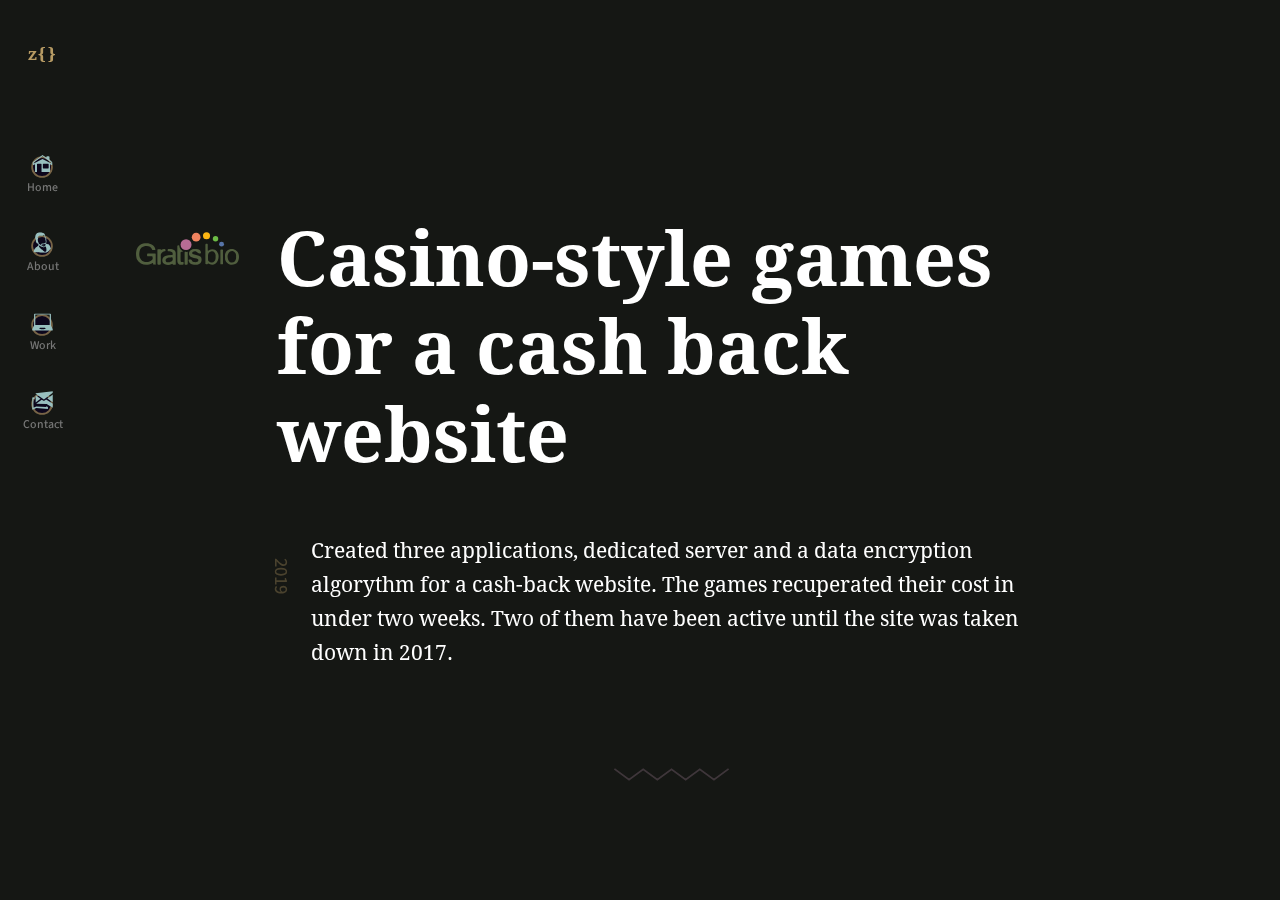
<file: work/casino.htm>
<!DOCTYPE html>

<html lang="en">
   <head>

   <!-- developer tools -->
   <!-- <script type="text/javascript" src="../!dev/live.js"></script> -->


      <meta charset="utf-8"/>
      <meta name="HandheldFriendly" content="true"/>
      <meta name="MobileOptimized" content="640"/>
      <meta name="viewport" content="width=device-width, initial-scale=1.0" user-scalable="no"/>
      <!-- <meta name="viewport" content="width=device-width, initial-scale=1.0"/> -->
      <meta name="theme-color" content="#13181b"/>

      <title>
         zergski { Portfolio }
      </title>


      <link rel="stylesheet" type="text/css" href="../css/styles.css"/>
      <link rel="stylesheet" type="text/css" href="css/work.css"/>


      <script defer async src="../script/core.js"></script>

   </head>








   <!-- ____________________body -->
   <body class="loading">

      <!-- ____________________navigation -->
      <nav id="nav">
         <a id="dotHome" class="icon-anchor button" href="../index.html" alt="Landing page">
            <img src="../ass/vector/icons/home.svg"/>
            <h5>Home</h5>
         </a>
         <!-- <a id="dotBlog" class="icon-anchor button" href="../blog.htm">
            <img src="../ass/vector/icons/blogger.svg"/>
            <h5>Blog</h5>
         </a> -->
         <a id="dotBio" class="icon-anchor button" href="../bio.htm" alt="About me section">
            <img src="../ass/vector/icons/me-white.svg"/>
            <h5>About</h5>
         </a>
         <a id="dotWork" class="icon-anchor button" href="../work.htm" alt="My work and projects">
            <img src="../ass/vector/icons/laptop.svg"/>
            <h5>Work</h5>
         </a>
         <a id="dotContact" class="icon-anchor" href="mailto:work@zergski.com" alt="Contact me via email">
            <img src="../ass/vector/icons/contact.svg"/>
            <h5>Contact</h5>
         </a>
      </nav>



      <!-- background gradient as separate element to work better with document overflow -->
      <div id="bgGradient"></div>
      <div class="lds"><div></div><div></div></div>

      <a id="logo" class="button" href="../../index.html"><h4>z{}</h4></a>

      <!-- ____________________content -->
      <div class="page-container">
         <img class="project-logo" src="../ass/vector/icons/casino.svg"/>

         <div class="heading-section">
            <h1 class="heading">
               Casino-style games for a cash back website
            </h1>

            <div class="headline-group">

               <h5 class="ninety">2019</h5>
               <h4 class="headline">
                  Created three applications, dedicated server and a data encryption algorythm for a cash-back website. The games recuperated their cost in under two weeks. Two of them have been active until the site was taken down in 2017.
               </h4>
            </div>

         </div>

         <img class="sep load-visible" src="../ass/vector/sep.svg"/>

         <!-- <div class="project-image">
            <img src="../ass/img/work/previews/abc-prv.jpg"/>
         </div> -->


         <div class="content-section load-visible">
            <h1 class="subheading">
               Anti-cheat encryption
            </h1>
            <h4>
               Due to lack of https the games saw a spike of cheaters intercepting data packages between the client and server. My solution was to create an encryption algorythm using randomly generated seesion ID's and two-step authorization functions.
            </h4>

            <img class="sep" src="../ass/vector/sep.svg"/>
            <h1>This page is under heavy edit. More details coming shortly.</h1>
         </div>


         <div class="foot screl scroll-trigger">
            <h5 class="dims"><span>&#10192;&#9672;&#10192;</span></h5>
            <div class="icons">
               <a class="icon-anchor" href="https://www.instagram.com/why.so.sergious" target="blanc" alt="Instagram profile">
                  <img src="../ass/vector/icons/instagram.svg"/>
               </a>
               <a class="icon-anchor" href="https://www.facebook.com/sergio.grey/" target="blanc" alt="Personal Facebook page">
                  <img src="../ass/vector/icons/facebook.svg"/>
               </a>
               <a class="icon-anchor" href="https://open.spotify.com/user/1132804421" target="blanc" alt="My music playlists">
                  <img src="../ass/vector/icons/spotify.svg"/>
               </a>
               <a class="icon-anchor" href="https://stackoverflow.com/users/13986472/zergski?tab=profile" target="blanc" alt="Stackoverflow profile">
                  <img src="../ass/vector/icons/stack-overflow.svg"/>
               </a>
               <a class="icon-anchor" href="https://github.com/whysosergious" target="blanc" alt="Public repository on GitHub">
                  <img src="../ass/vector/icons/git.svg"/>
               </a>
               <a class="icon-anchor" href="https://www.linkedin.com/in/sergio-stankevich" target="blanc" alt="Linkedin profile">
                  <img src="../ass/vector/icons/lin.svg"/>
               </a>
               <a class="icon-anchor" href="mailto:work@zergski.com" alt="Contact me via email">
                  <img src="../ass/vector/icons/email.svg"/>
               </a>
            </div>
            <div class="dec-line"></div>
            <div class="trivial">
               <h5>
                  <span>I find it mind-boggling</span> that we as people managed to engineer a way for manipulating electrons through tiny light-emitting diods to <span>mostly look at cat videos</span>.
               </h5>
            </div>
            <div class="dec-line small"></div>
            <div class="rights">
               <h5>&#169; zergski <span>2020</span></h5>
               <h5>by <span>Sergio Stankevich</span></h5>
               <h5>Made on <span>'Mushu'</span>, my MSI GL65 laptop</h5>

            </div>

         </div>

      </div>

   </body>





</html>
</file>
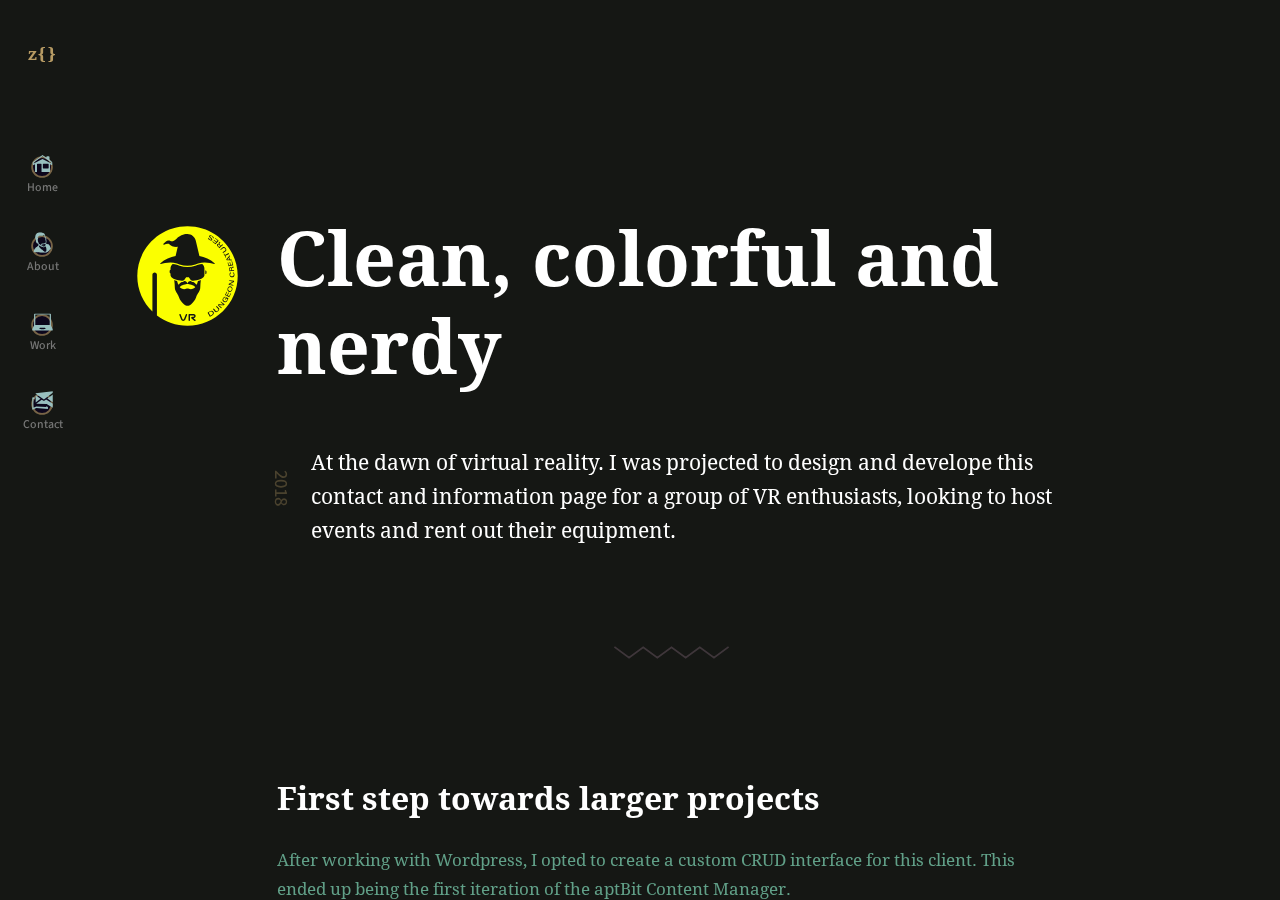
<file: work/dc.htm>
<!DOCTYPE html>

<html lang="en">
   <head>

   <!-- developer tools -->
   <!-- <script type="text/javascript" src="../!dev/live.js"></script> -->


      <meta charset="utf-8"/>
      <meta name="HandheldFriendly" content="true"/>
      <meta name="MobileOptimized" content="640"/>
      <meta name="viewport" content="width=device-width, initial-scale=1.0" user-scalable="no"/>
      <!-- <meta name="viewport" content="width=device-width, initial-scale=1.0"/> -->
      <meta name="theme-color" content="#13181b"/>

      <title>
         zergski { Portfolio }
      </title>


      <link rel="stylesheet" type="text/css" href="../css/styles.css"/>
      <link rel="stylesheet" type="text/css" href="css/work.css"/>


      <script defer async src="../script/core.js"></script>

   </head>








   <!-- ____________________body -->
   <body class="loading">

      <!-- ____________________navigation -->
      <nav id="nav">
         <a id="dotHome" class="icon-anchor button" href="../index.html" alt="Landing page">
            <img src="../ass/vector/icons/home.svg"/>
            <h5>Home</h5>
         </a>
         <!-- <a id="dotBlog" class="icon-anchor button" href="../blog.htm">
            <img src="../ass/vector/icons/blogger.svg"/>
            <h5>Blog</h5>
         </a> -->
         <a id="dotBio" class="icon-anchor button" href="../bio.htm" alt="About me section">
            <img src="../ass/vector/icons/me-white.svg"/>
            <h5>About</h5>
         </a>
         <a id="dotWork" class="icon-anchor button" href="../work.htm" alt="My work and projects">
            <img src="../ass/vector/icons/laptop.svg"/>
            <h5>Work</h5>
         </a>
         <a id="dotContact" class="icon-anchor" href="mailto:work@zergski.com" alt="Contact me via email">
            <img src="../ass/vector/icons/contact.svg"/>
            <h5>Contact</h5>
         </a>
      </nav>



      <!-- background gradient as separate element to work better with document overflow -->
      <div id="bgGradient"></div>
      <div class="lds"><div></div><div></div></div>

      <a id="logo" class="button" href="../../index.html"><h4>z{}</h4></a>

      <!-- ____________________content -->
      <div class="page-container">
         <img class="project-logo" src="../ass/vector/icons/dc-full.svg"/>

         <div class="heading-section">
            <h1 class="heading">
               Clean, colorful and nerdy
            </h1>

            <div class="headline-group">

               <h5 class="ninety">2018</h5>
               <h4 class="headline">
                  At the dawn of virtual reality. I was projected to design and develope this contact and information page for a group of VR enthusiasts, looking to host events and rent out their equipment.
               </h4>
            </div>

         </div>

         <img class="sep load-visible" src="../ass/vector/sep.svg"/>

         <!-- <div class="project-image">
            <img src="../ass/img/work/previews/abc-prv.jpg"/>
         </div> -->


         <div class="content-section load-visible">
            <h1 class="subheading">
               First step towards larger projects
            </h1>
            <h4>
               After working with Wordpress, I opted to create a custom CRUD interface for this client. This ended up being the first iteration of the aptBit Content Manager.
            </h4>

            <img class="sep" src="../ass/vector/sep.svg"/>
            <h1>This page is under heavy edit. More details coming shortly.</h1>
         </div>



         <div class="foot screl scroll-trigger">
            <h5 class="dims"><span>&#10192;&#9672;&#10192;</span></h5>
            <div class="icons">
               <a class="icon-anchor" href="https://www.instagram.com/why.so.sergious" target="blanc" alt="Instagram profile">
                  <img src="../ass/vector/icons/instagram.svg"/>
               </a>
               <a class="icon-anchor" href="https://www.facebook.com/sergio.grey/" target="blanc" alt="Personal Facebook page">
                  <img src="../ass/vector/icons/facebook.svg"/>
               </a>
               <a class="icon-anchor" href="https://open.spotify.com/user/1132804421" target="blanc" alt="My music playlists">
                  <img src="../ass/vector/icons/spotify.svg"/>
               </a>
               <a class="icon-anchor" href="https://stackoverflow.com/users/13986472/zergski?tab=profile" target="blanc" alt="Stackoverflow profile">
                  <img src="../ass/vector/icons/stack-overflow.svg"/>
               </a>
               <a class="icon-anchor" href="https://github.com/whysosergious" target="blanc" alt="Public repository on GitHub">
                  <img src="../ass/vector/icons/git.svg"/>
               </a>
               <a class="icon-anchor" href="https://www.linkedin.com/in/sergio-stankevich" target="blanc" alt="Linkedin profile">
                  <img src="../ass/vector/icons/lin.svg"/>
               </a>
               <a class="icon-anchor" href="mailto:work@zergski.com" alt="Contact me via email">
                  <img src="../ass/vector/icons/email.svg"/>
               </a>
            </div>

            <div class="dec-line"></div>
            <div class="trivial">
               <h5>
                  <span>I find it mind-boggling</span> that we as people managed to engineer a way for manipulating electrons through tiny light-emitting diods to <span>mostly look at cat videos</span>.
               </h5>
            </div>
            <div class="dec-line small"></div>
            <div class="rights">
               <h5>&#169; zergski <span>2020</span></h5>
               <h5>by <span>Sergio Stankevich</span></h5>
               <h5>Made on <span>'Mushu'</span>, my MSI GL65 laptop</h5>

            </div>

         </div>

      </div>

   </body>





</html>
</file>
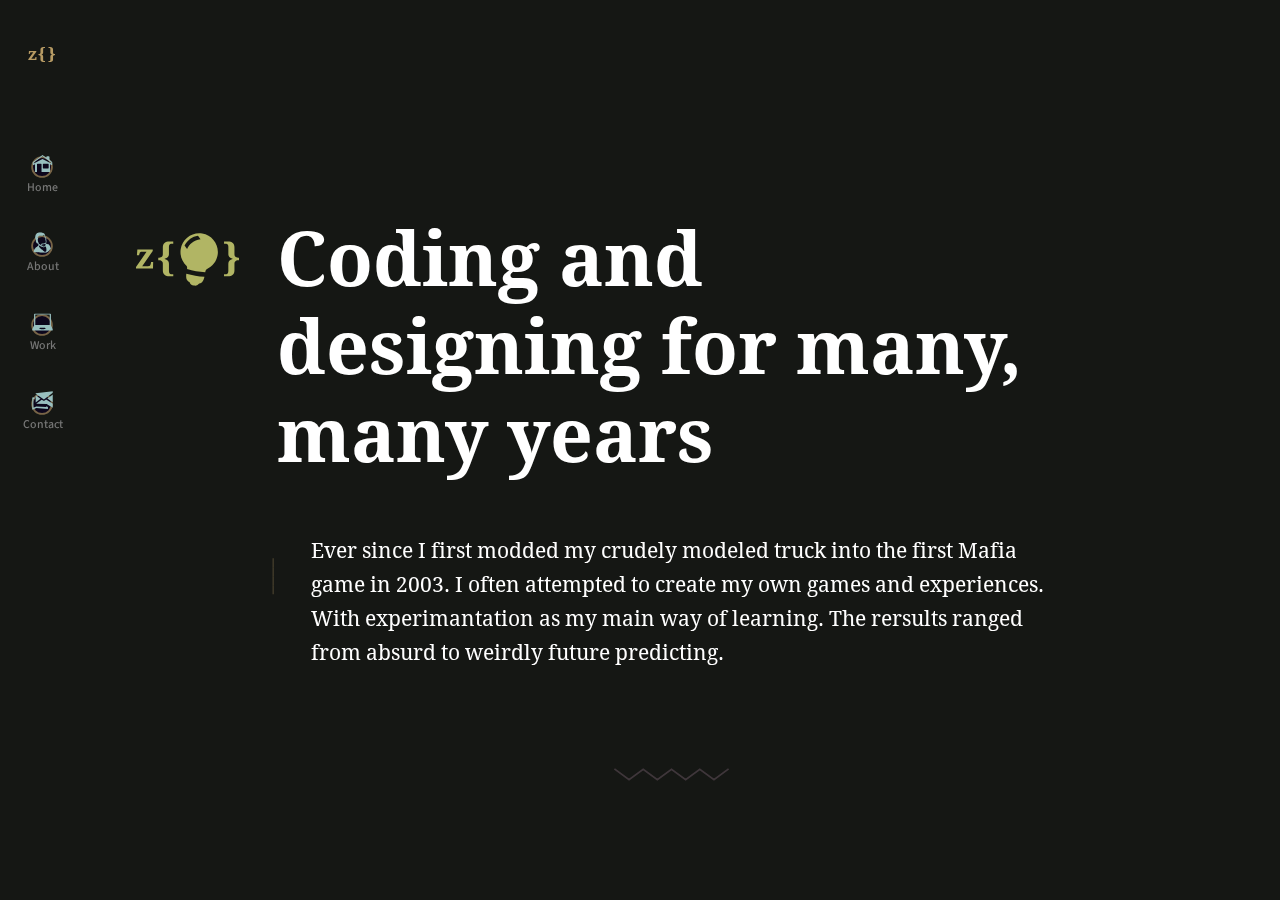
<file: work/mo.htm>
<!DOCTYPE html>

<html lang="en">
   <head>

   <!-- developer tools -->
   <!-- <script type="text/javascript" src="../!dev/live.js"></script> -->


      <meta charset="utf-8"/>
      <meta name="HandheldFriendly" content="true"/>
      <meta name="MobileOptimized" content="640"/>
      <meta name="viewport" content="width=device-width, initial-scale=1.0" user-scalable="no"/>
      <!-- <meta name="viewport" content="width=device-width, initial-scale=1.0"/> -->
      <meta name="theme-color" content="#13181b"/>

      <title>
         zergski { Portfolio }
      </title>


      <link rel="stylesheet" type="text/css" href="../css/styles.css"/>
      <link rel="stylesheet" type="text/css" href="css/work.css"/>


      <script defer async src="../script/core.js"></script>

   </head>








   <!-- ____________________body -->
   <body class="loading">

      <!-- ____________________navigation -->
      <nav id="nav">
         <a id="dotHome" class="icon-anchor button" href="../index.html" alt="Landing page">
            <img src="../ass/vector/icons/home.svg"/>
            <h5>Home</h5>
         </a>
         <!-- <a id="dotBlog" class="icon-anchor button" href="../blog.htm">
            <img src="../ass/vector/icons/blogger.svg"/>
            <h5>Blog</h5>
         </a> -->
         <a id="dotBio" class="icon-anchor button" href="../bio.htm" alt="About me section">
            <img src="../ass/vector/icons/me-white.svg"/>
            <h5>About</h5>
         </a>
         <a id="dotWork" class="icon-anchor button" href="../work.htm" alt="My work and projects">
            <img src="../ass/vector/icons/laptop.svg"/>
            <h5>Work</h5>
         </a>
         <a id="dotContact" class="icon-anchor" href="mailto:work@zergski.com" alt="Contact me via email">
            <img src="../ass/vector/icons/contact.svg"/>
            <h5>Contact</h5>
         </a>
      </nav>



      <!-- background gradient as separate element to work better with document overflow -->
      <div id="bgGradient"></div>
      <div class="lds"><div></div><div></div></div>

      <a id="logo" class="button" href="../../index.html"><h4>z{}</h4></a>

      <!-- ____________________content -->
      <div class="page-container">
         <img class="project-logo" src="../ass/vector/icons/z-mo.svg"/>

         <div class="heading-section">
            <h1 class="heading">
               Coding and designing for many, many years
            </h1>

            <div class="headline-group">

               <h5 class="ninety">____</h5>
               <h4 class="headline">
                  Ever since I first modded my crudely modeled truck into the first Mafia game in 2003. I often attempted to create my own games and experiences. With experimantation as my main way of learning. The rersults ranged from absurd to weirdly future predicting.
               </h4>
            </div>

         </div>

         <img class="sep load-visible" src="../ass/vector/sep.svg"/>

         <!-- <div class="project-image">
            <img src="../ass/img/work/previews/abc-prv.jpg"/>
         </div> -->


         <div class="content-section load-visible">
            <h1 class="subheading">
               The touchscreen phone.
            </h1>
            <h4>
               In 2005 while experimenting with Actionscripts 3d libraries. I made this demo of a touchscreen phone with beveled sides. A while before the modern smartphone.
            </h4>

            <img class="sep" src="../ass/vector/sep.svg"/>
            <h1>This page is under heavy edit. More details coming shortly.</h1>
         </div>


         <div class="foot screl scroll-trigger">
            <h5 class="dims"><span>&#10192;&#9672;&#10192;</span></h5>
            <div class="icons">
               <a class="icon-anchor" href="https://www.instagram.com/why.so.sergious" target="blanc" alt="Instagram profile">
                  <img src="../ass/vector/icons/instagram.svg"/>
               </a>
               <a class="icon-anchor" href="https://www.facebook.com/sergio.grey/" target="blanc" alt="Personal Facebook page">
                  <img src="../ass/vector/icons/facebook.svg"/>
               </a>
               <a class="icon-anchor" href="https://open.spotify.com/user/1132804421" target="blanc" alt="My music playlists">
                  <img src="../ass/vector/icons/spotify.svg"/>
               </a>
               <a class="icon-anchor" href="https://stackoverflow.com/users/13986472/zergski?tab=profile" target="blanc" alt="Stackoverflow profile">
                  <img src="../ass/vector/icons/stack-overflow.svg"/>
               </a>
               <a class="icon-anchor" href="https://github.com/whysosergious" target="blanc" alt="Public repository on GitHub">
                  <img src="../ass/vector/icons/git.svg"/>
               </a>
               <a class="icon-anchor" href="https://www.linkedin.com/in/sergio-stankevich" target="blanc" alt="Linkedin profile">
                  <img src="../ass/vector/icons/lin.svg"/>
               </a>
               <a class="icon-anchor" href="mailto:work@zergski.com" alt="Contact me via email">
                  <img src="../ass/vector/icons/email.svg"/>
               </a>
            </div>

            <div class="dec-line"></div>
            <div class="trivial">
               <h5>
                  <span>I find it mind-boggling</span> that we as people managed to engineer a way for manipulating electrons through tiny light-emitting diods to <span>mostly look at cat videos</span>.
               </h5>
            </div>
            <div class="dec-line small"></div>
            <div class="rights">
               <h5>&#169; zergski <span>2020</span></h5>
               <h5>by <span>Sergio Stankevich</span></h5>
               <h5>Made on <span>'Mushu'</span>, my MSI GL65 laptop</h5>

            </div>

         </div>

      </div>

   </body>





</html>
</file>
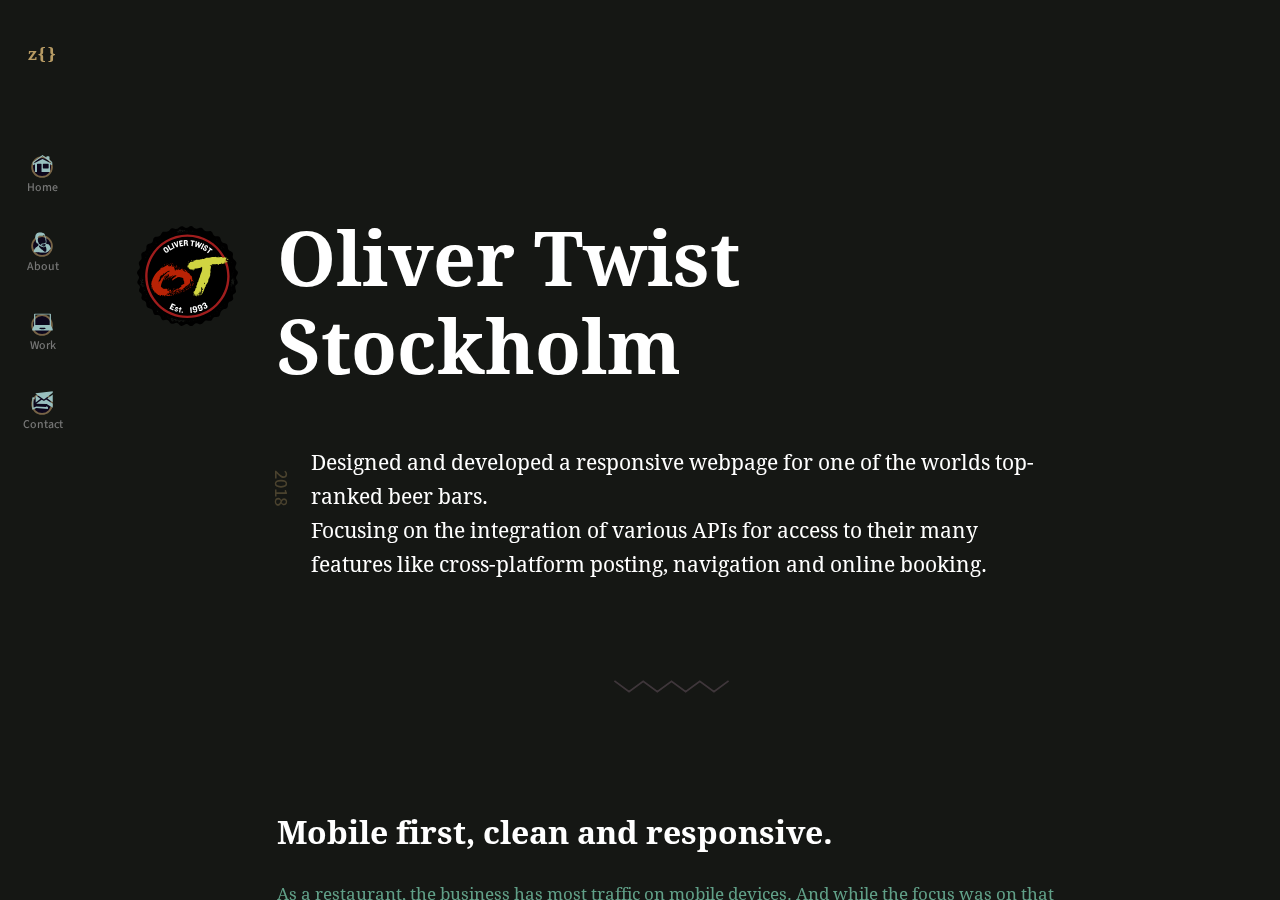
<file: work/ot.htm>
<!DOCTYPE html>

<html lang="en">
   <head>

   <!-- developer tools -->
   <!-- <script type="text/javascript" src="../!dev/live.js"></script> -->


      <meta charset="utf-8"/>
      <meta name="HandheldFriendly" content="true"/>
      <meta name="MobileOptimized" content="640"/>
      <meta name="viewport" content="width=device-width, initial-scale=1.0" user-scalable="no"/>
      <!-- <meta name="viewport" content="width=device-width, initial-scale=1.0"/> -->
      <meta name="theme-color" content="#13181b"/>

      <title>
         zergski { Portfolio }
      </title>


      <link rel="stylesheet" type="text/css" href="../css/styles.css"/>
      <link rel="stylesheet" type="text/css" href="css/work.css"/>


      <script defer async src="../script/core.js"></script>

   </head>








   <!-- ____________________body -->
   <body class="loading">

      <!-- ____________________navigation -->
      <nav id="nav">
         <a id="dotHome" class="icon-anchor button" href="../index.html" alt="Landing page">
            <img src="../ass/vector/icons/home.svg"/>
            <h5>Home</h5>
         </a>
         <!-- <a id="dotBlog" class="icon-anchor button" href="../blog.htm">
            <img src="../ass/vector/icons/blogger.svg"/>
            <h5>Blog</h5>
         </a> -->
         <a id="dotBio" class="icon-anchor button" href="../bio.htm" alt="About me section">
            <img src="../ass/vector/icons/me-white.svg"/>
            <h5>About</h5>
         </a>
         <a id="dotWork" class="icon-anchor button" href="../work.htm" alt="My work and projects">
            <img src="../ass/vector/icons/laptop.svg"/>
            <h5>Work</h5>
         </a>
         <a id="dotContact" class="icon-anchor" href="mailto:work@zergski.com" alt="Contact me via email">
            <img src="../ass/vector/icons/contact.svg"/>
            <h5>Contact</h5>
         </a>
      </nav>



      <!-- background gradient as separate element to work better with document overflow -->
      <div id="bgGradient"></div>
      <div class="lds"><div></div><div></div></div>

      <a id="logo" class="button" href="../../index.html"><h4>z{}</h4></a>

      <!-- ____________________content -->
      <div class="page-container">
         <img class="project-logo" src="../ass/vector/icons/ot-full.svg"/>

         <div class="heading-section">
            <h1 class="heading">
               Oliver Twist Stockholm
            </h1>

            <div class="headline-group">

               <h5 class="ninety">2018</h5>
               <h4 class="headline">
                  Designed and developed a responsive webpage for one of the worlds top-ranked beer bars.
                  <br>
                  Focusing on the integration of various APIs for access to their many features like cross-platform posting, navigation and online booking.
               </h4>
            </div>

         </div>

         <img class="sep load-visible" src="../ass/vector/sep.svg"/>

         <!-- <div class="project-image">
            <img src="../ass/img/work/previews/abc-prv.jpg"/>
         </div> -->


         <div class="content-section load-visible">
            <h1 class="subheading">
               Mobile first, clean and responsive.
            </h1>
            <h4>
               As a restaurant, the business has most traffic on mobile devices. And while the focus was on that format, other viewports were long from an afterthought.
               <p>
                  I also implemented a conversion of .pdf to image files for a smoother experience and faster loading when viewing menues. With the original file still conveniontly available for download.
               </p>
            </h4>

            <img class="sep" src="../ass/vector/sep.svg"/>
            <h1>This page is under heavy edit. More details coming shortly.</h1>
         </div>


         <div class="foot screl scroll-trigger">
            <h5 class="dims"><span>&#10192;&#9672;&#10192;</span></h5>
            <div class="icons">
               <a class="icon-anchor" href="https://www.instagram.com/why.so.sergious" target="blanc" alt="Instagram profile">
                  <img src="../ass/vector/icons/instagram.svg"/>
               </a>
               <a class="icon-anchor" href="https://www.facebook.com/sergio.grey/" target="blanc" alt="Personal Facebook page">
                  <img src="../ass/vector/icons/facebook.svg"/>
               </a>
               <a class="icon-anchor" href="https://open.spotify.com/user/1132804421" target="blanc" alt="My music playlists">
                  <img src="../ass/vector/icons/spotify.svg"/>
               </a>
               <a class="icon-anchor" href="https://stackoverflow.com/users/13986472/zergski?tab=profile" target="blanc" alt="Stackoverflow profile">
                  <img src="../ass/vector/icons/stack-overflow.svg"/>
               </a>
               <a class="icon-anchor" href="https://github.com/whysosergious" target="blanc" alt="Public repository on GitHub">
                  <img src="../ass/vector/icons/git.svg"/>
               </a>
               <a class="icon-anchor" href="https://www.linkedin.com/in/sergio-stankevich" target="blanc" alt="Linkedin profile">
                  <img src="../ass/vector/icons/lin.svg"/>
               </a>
               <a class="icon-anchor" href="mailto:work@zergski.com" alt="Contact me via email">
                  <img src="../ass/vector/icons/email.svg"/>
               </a>
            </div>
            <div class="dec-line"></div>
            <div class="trivial">
               <h5>
                  <span>I find it mind-boggling</span> that we as people managed to engineer a way for manipulating electrons through tiny light-emitting diods to <span>mostly look at cat videos</span>.
               </h5>
            </div>
            <div class="dec-line small"></div>
            <div class="rights">
               <h5>&#169; zergski <span>2020</span></h5>
               <h5>by <span>Sergio Stankevich</span></h5>
               <h5>Made on <span>'Mushu'</span>, my MSI GL65 laptop</h5>

            </div>

         </div>

      </div>

   </body>





</html>
</file>
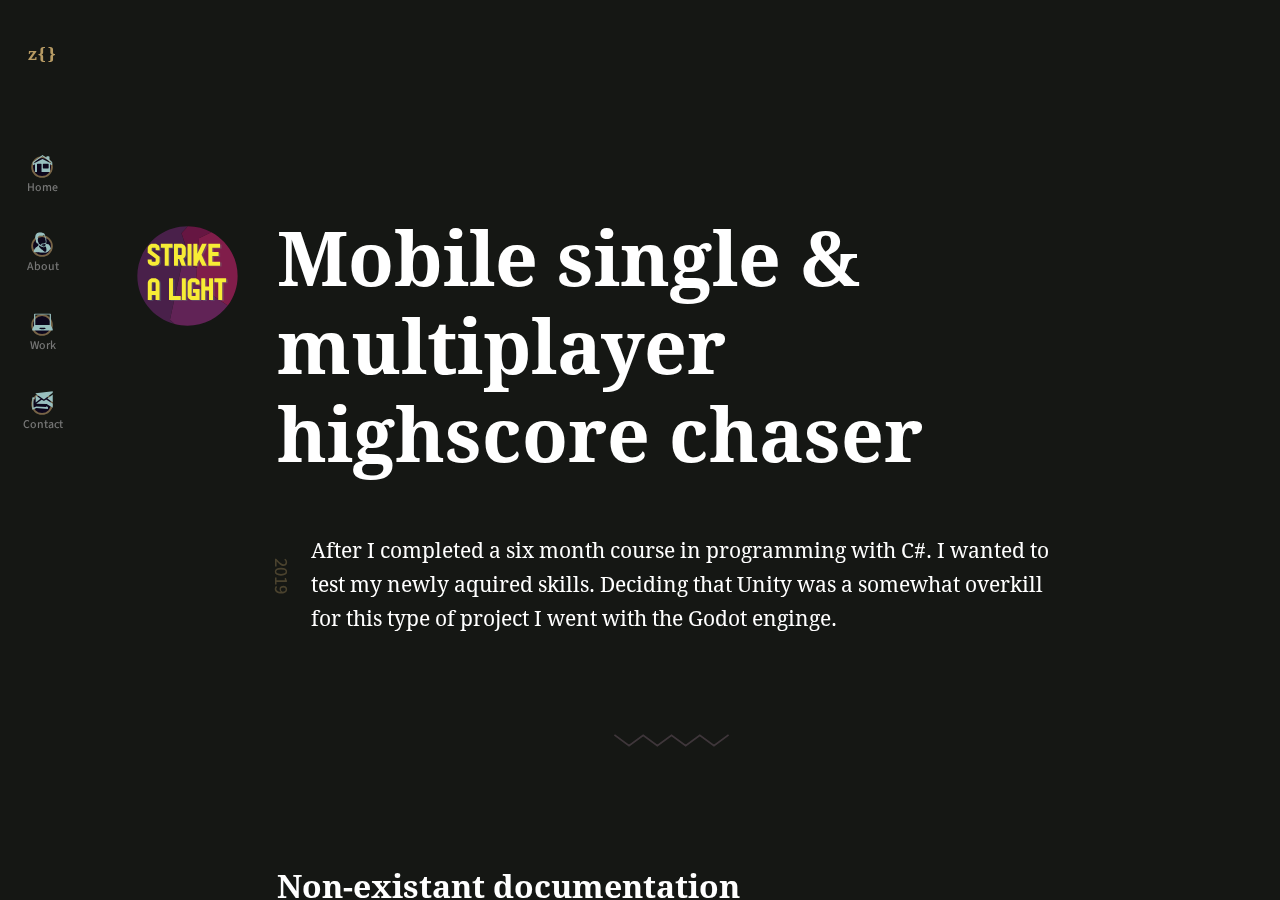
<file: work/sal.htm>
<!DOCTYPE html>

<html lang="en">
   <head>

   <!-- developer tools -->
   <!-- <script type="text/javascript" src="../!dev/live.js"></script> -->


      <meta charset="utf-8"/>
      <meta name="HandheldFriendly" content="true"/>
      <meta name="MobileOptimized" content="640"/>
      <meta name="viewport" content="width=device-width, initial-scale=1.0" user-scalable="no"/>
      <!-- <meta name="viewport" content="width=device-width, initial-scale=1.0"/> -->
      <meta name="theme-color" content="#13181b"/>

      <title>
         zergski { Portfolio }
      </title>


      <link rel="stylesheet" type="text/css" href="../css/styles.css"/>
      <link rel="stylesheet" type="text/css" href="css/work.css"/>


      <script defer async src="../script/core.js"></script>

   </head>








   <!-- ____________________body -->
   <body class="loading">

      <!-- ____________________navigation -->
      <nav id="nav">
         <a id="dotHome" class="icon-anchor button" href="../index.html" alt="Landing page">
            <img src="../ass/vector/icons/home.svg"/>
            <h5>Home</h5>
         </a>
         <!-- <a id="dotBlog" class="icon-anchor button" href="../blog.htm">
            <img src="../ass/vector/icons/blogger.svg"/>
            <h5>Blog</h5>
         </a> -->
         <a id="dotBio" class="icon-anchor button" href="../bio.htm" alt="About me section">
            <img src="../ass/vector/icons/me-white.svg"/>
            <h5>About</h5>
         </a>
         <a id="dotWork" class="icon-anchor button" href="../work.htm" alt="My work and projects">
            <img src="../ass/vector/icons/laptop.svg"/>
            <h5>Work</h5>
         </a>
         <a id="dotContact" class="icon-anchor" href="mailto:work@zergski.com" alt="Contact me via email">
            <img src="../ass/vector/icons/contact.svg"/>
            <h5>Contact</h5>
         </a>
      </nav>



      <!-- background gradient as separate element to work better with document overflow -->
      <div id="bgGradient"></div>
      <div class="lds"><div></div><div></div></div>

      <a id="logo" class="button" href="../../index.html"><h4>z{}</h4></a>

      <!-- ____________________content -->
      <div class="page-container">
         <img class="project-logo" src="../ass/vector/icons/sal.svg"/>

         <div class="heading-section">
            <h1 class="heading">
               Mobile single & multiplayer highscore chaser
            </h1>

            <div class="headline-group">

               <h5 class="ninety">2019</h5>
               <h4 class="headline">
                  After I completed a six month course in programming with C#. I wanted to test my newly aquired skills. Deciding that Unity was a somewhat overkill for this type of project I went with the Godot enginge.
               </h4>
            </div>

         </div>

         <img class="sep load-visible" src="../ass/vector/sep.svg"/>

         <!-- <div class="project-image">
            <img src="../ass/img/work/previews/abc-prv.jpg"/>
         </div> -->


         <div class="content-section load-visible">
            <h1 class="subheading">
               Non-existant documentation
            </h1>
            <h4>

               While I quickly realized that Godots support for C# was fairly new, and documentation nearly non existant. I stubbornly refused to give up and pushed on, by translating documentation from a different coding language.

               Which on the bright side gave me more insight into C# and the engine.
               <p>
                  The engine barely added support for my chosen language. And thus all of it's documentation was in the GDScript language more similar to Python. Slowly but surely I managed to accoplish my planned endevours and even helped a couple of poor fellas in the community facing similar problems.
               </p>
            </h4>

            <img class="sep" src="../ass/vector/sep.svg"/>
            <h1>This page is under heavy edit. More details coming shortly.</h1>
         </div>


         <div class="foot screl scroll-trigger">
            <h5 class="dims"><span>&#10192;&#9672;&#10192;</span></h5>
            <div class="icons">
               <a class="icon-anchor" href="https://www.instagram.com/why.so.sergious" target="blanc" alt="Instagram profile">
                  <img src="../ass/vector/icons/instagram.svg"/>
               </a>
               <a class="icon-anchor" href="https://www.facebook.com/sergio.grey/" target="blanc" alt="Personal Facebook page">
                  <img src="../ass/vector/icons/facebook.svg"/>
               </a>
               <a class="icon-anchor" href="https://open.spotify.com/user/1132804421" target="blanc" alt="My music playlists">
                  <img src="../ass/vector/icons/spotify.svg"/>
               </a>
               <a class="icon-anchor" href="https://stackoverflow.com/users/13986472/zergski?tab=profile" target="blanc" alt="Stackoverflow profile">
                  <img src="../ass/vector/icons/stack-overflow.svg"/>
               </a>
               <a class="icon-anchor" href="https://github.com/whysosergious" target="blanc" alt="Public repository on GitHub">
                  <img src="../ass/vector/icons/git.svg"/>
               </a>
               <a class="icon-anchor" href="https://www.linkedin.com/in/sergio-stankevich" target="blanc" alt="Linkedin profile">
                  <img src="../ass/vector/icons/lin.svg"/>
               </a>
               <a class="icon-anchor" href="mailto:work@zergski.com" alt="Contact me via email">
                  <img src="../ass/vector/icons/email.svg"/>
               </a>
            </div>

            <div class="dec-line"></div>
            <div class="trivial">
               <h5>
                  <span>I find it mind-boggling</span> that we as people managed to engineer a way for manipulating electrons through tiny light-emitting diods to <span>mostly look at cat videos</span>.
               </h5>
            </div>
            <div class="dec-line small"></div>
            <div class="rights">
               <h5>&#169; zergski <span>2020</span></h5>
               <h5>by <span>Sergio Stankevich</span></h5>
               <h5>Made on <span>'Mushu'</span>, my MSI GL65 laptop</h5>

            </div>

         </div>

      </div>

   </body>





</html>
</file>
<file: css/styles.css>
@import url('https://fonts.googleapis.com/css2?family=Source+Sans+Pro:wght@300;400;600;700;900&display=swap');:root {--sh: 9px;--ch: 6px;}@media screen and (max-width : 599px) {:root {font-size: calc(20px + (20 - 15) * (100vw - 600px) / (599 - 320));}}@media screen and (min-width : 600px) and (max-width : 1200px) {:root {font-size: calc(17px + (17 - 13) * (100vw - 1200px) / (1200 - 600));}}@font-face {font-family: 'Dr';src: url('fonts/Droid.ttf') format('truetype');font-weight: 500;font-display: block;}@font-face {font-family: 'Dr';src: url('fonts/Droid-Bold.ttf') format('truetype');font-weight: 600;font-display: block;}@font-face {font-family: 'Garamond';src: url('fonts/garamond.ttf') format('truetype');font-display: block;}* {margin: 0;padding: 0;box-sizing: border-box;text-decoration: none;-webkit-tap-highlight-color: rgba(0, 0, 0, 0);z-index: 1;}*:focus {outline: 0;}html, body {}html {display: block;position: relative;}body {display: block;position: relative;height: 100vh;width: 100vw;overflow: hidden;z-index: 1;}.loading *:not(.lds) {transition: none !important;}.loading .page-container {opacity: 0;}.sep.threedee {margin: 3rem auto 6rem auto;transition: opacity .5s ease .56s, transform 1.1s ease .5s;}.loading .sep.threedee {opacity: 0;transform: translate3d(0, 16vh, 0);}.loading .cv {opacity: 0;}h1.screl, .list-wrapper.screl, #goals.screl h1, .screl >:nth-child(1n+1) {--delay: calc(.14s * var(--stagger) + .04s);transition: opacity .5s ease var(--delay), transform 1.2s ease var(--delay);will-change: transform;}.screl .img-wrapper, .screl .img-wrapper img {transition: opacity .6s ease var(--delay), transform .9s ease var(--delay);will-change: transform;}.screl .img-wrapper {overflow: hidden;}.button.screl {--delay: 0s;transition: opacity .3s ease var(--delay), transform .6s cubic-bezier(0.370, 0.220, 0.175, 1.525) var(--delay);}h1.scroll-trigger, .list-wrapper.scroll-trigger, #goals.scroll-trigger h1, .scroll-trigger:not(.button) >:nth-child(1n+1):not(.img-wrapper) {transform: translate3d(0, 6rem, 0);opacity: 0;}.scroll-trigger .img-wrapper {transform: translate3d(0, 44%, 0);}.scroll-trigger .img-wrapper img {transform: translate3d(0, -110%, 0);}h1.scroll-trigger {transform: translate3d(0,-3rem,0);}.scroll-trigger.button {transform: scale(.6, .4);opacity: 0;}:root {--sm: 1rem;--mm: 1.6rem;--hm: 2.4rem;--sp: 1rem;--mp: 1.4rem;}@media screen and (min-width : 640px) {:root {--sm: 1rem;--mm: 1.6rem;--hm: 2.4rem;--mp: 7rem;}}h1 {font-family: 'Dr', serif;font-size: 2rem;font-weight: 600;color: #fff;-webkit-font-smoothing: antialiased;user-select: none;margin-bottom: var(--mm);}h1.sans {font-family: 'Source Sans Pro', sans-serif;}h1.poster {font-size: 17vw;}h1.poster z-cnt {margin-left: -.2rem;}h1.poster span {margin: -.5rem 0;}h1.heading {font-size: 11vw;margin-bottom: calc(var(--mm) * 2);}h1.subheading {font-size: 1.3rem;}h2 {font-family: 'Source Sans Pro', sans-serif;font-size: 1.1rem;font-weight: 600;line-height: 1.5rem;color: #fff;-webkit-font-smoothing: antialiased;margin-bottom: var(--mm);}h2.subheading {font-size: 1rem;color: #b79b64;}h2.heading {font-size: 1.3rem;}h3 {font-family: 'Source Sans Pro', sans-serif;font-size: .95rem;font-weight: 600;letter-spacing: .05rem;color: #fff;-webkit-font-smoothing: antialiased;user-select: none;text-transform: uppercase;}h4 {font-family: 'Dr', serif;font-size: 1rem;line-height: 1.7rem;font-weight: 500;color: #61a088;-webkit-font-smoothing: antialiased;margin-bottom: var(--mm);}.headline {font-size: 1.25rem;line-height: 2rem;}h3 a, h4 a, h4 span {color: #fff;}h5 {font-family: 'Source Sans Pro', sans-serif;font-size: 1rem;font-weight: 500;color: #b79b64;-webkit-font-smoothing: antialiased;}h5.subheading {font-size: 1.0rem;font-weight: 600;margin-bottom: var(--mm);}p {margin-top: var(--sm);}.headline p {margin-top: var(--mm);}.headline-group {position: relative;padding: 0 .7rem 0 2rem;}.bright, .headline-group h4 {color: #fff;}.ninety {display: inline-block;position: absolute;white-space: nowrap;top: 1.4rem;left: 1rem;transform: rotate(90deg);transform-origin: left top;opacity: .33;}@media screen and (min-width : 640px) {h1 {font-size: 3rem;}h1.heading {font-size: 4.4rem;}h1.subheading {font-size: 1.9rem;}h1.poster {font-size: 10.5vw;}h1.poster span {margin: -1.5rem 0;}h1.poster z-cnt {margin-left: -.4rem;}h3 {font-size: 1rem;}h5 {font-size: 1.1rem;}h5.subheading {font-size: 1.15rem;margin-bottom: var(--hm);}h5.subheading::before {margin: 0 1.4rem .1rem 0;}}@media screen and (min-width : 1200px) {:root {font-size: 17px;}h1.poster {font-size: calc(1200px * .105);}}#nav {display: flex;position: fixed;align-items: center;justify-content: space-around;height: 3.4rem;width: 100vw;bottom: 0;padding: 0 .2rem;z-index: 10;background-color: #151714;clip-path: polygon(0 0, .3% 6%, .7% 12%, 1.3% 16%, 2% 18.5%, 3% 20%, 97% 20%, 98% 18.5%, 98.7% 16%, 99.3% 12%, 99.7% 6%, 100% 0, 100% 100%, 0 100%);}#nav .icon-anchor {display: flex;height: 2.1rem;padding: 0 6%;top: .5rem;}#nav h5 {text-align: center;font-size: .65rem;margin-top: .1rem;font-weight: 500;color: rgb(87, 87, 87);}#nav .active h5 {color: #b79b64c7;}@media screen and (min-width : 640px) {.icon-anchor:hover {opacity: 1;}#nav {top: calc(4rem + 7vh);left: 0;bottom: auto;flex-direction: column;height: calc(17rem + 23vh);width: calc(2rem + 4vw);padding-bottom: 20vh;background-color: transparent;clip-path: none;}#nav .icon-anchor, #nav .icon-anchor::before, #nav img, #nav h5 {transition: all .35s ease var(--delay);}.rdy #nav .icon-anchor {--delay: calc(.06s * var(--back-stagger) + 1s);opacity: .7;}#nav .icon-anchor {--delay: 0s;}#nav .icon-anchor {height: 3rem;padding: .82rem;width: 3rem;justify-content: center;align-items: center;}#nav .icon-anchor::before {content: "";display: flex;position: absolute;justify-self: center;align-self: center;bottom: 1.5rem;height: 1.2rem;width: 1.2rem;border-radius: 2rem;transform: scale(.9);background-color: #0b031f;border: .14rem solid #b79b64c7;opacity: 1;}#nav img {height: 85%;transform: scale(.9);opacity: 1;filter: brightness(1);}#nav h5 {position: relative;font-size: .7rem;margin-top: .2rem;padding-bottom: .6rem;color: rgb(143, 143, 143);opacity: 1;transform: translate3d(0,0,0);z-index: -1;}.rdy #nav .icon-anchor::before {transform: scale(.5);background-color: #b79b64;border: .14rem solid #b79b6400;opacity: .6;}.rdy #nav .icon-anchor img {transform: scale(.6);opacity: .7;filter: brightness(.1);}.rdy #nav .icon-anchor h5 {opacity: 0;transform: translate3d(0,-1rem,0) scale(.5);z-index: -1;}#nav .icon-anchor:hover {--delay: 0s;--stagger: 0;transition-duration: .15s;opacity: 1;}#nav .icon-anchor:hover h5 {color: rgb(196, 196, 196);}#nav:hover .icon-anchor {--delay: calc(.04s * var(--stagger));}#nav:hover .icon-anchor::before, #nav:hover img, #nav:hover h5 {transition-delay: var(--delay);}#nav:hover .icon-anchor::before {transform: scale(.9);background-color: #0b031f;border: .14rem solid #b79b64c7;opacity: 1;}#nav:hover .icon-anchor img {transform: scale(.9);opacity: 1;filter: brightness(1);}#nav .active img {opacity: 1;filter: brightness(1);}#nav:hover .icon-anchor h5 {opacity: 1;transform: translate3d(0,0,0);z-index: -1;}}#nav a {position: relative;height: 1rem;bottom: .3rem;}.icon-anchor {display: flex;position: relative;flex-direction: column;height: 1.5rem;opacity: .8;}a img {height: 100%;}#nav a img {height: 50%;}.dec-underline {padding-bottom: .2rem;border-bottom: .1rem solid #b79b64;}.sep {display: block;position: relative;width: 7rem;grid-column: 2;left: 0;right: 0;margin: 7rem auto 10rem auto;opacity: .24;}.sep.ws-hi {margin: 9rem auto 12rem auto;}.sep-slash::after {content: "//////////////";font-size: 1rem;font-weight: 900;-webkit-text-stroke: 1px;letter-spacing: .2rem;text-align: center;display: block;position: relative;width: 100%;color: #463a24;margin: 5rem 0 6rem 0;}.button.fill {display: flex;position: relative;justify-content: center;align-items: center;flex-basis: 100%;height: 3.3rem;max-width: 14rem;left: 0;right: 0;margin: 0 auto 4rem auto;background-color: #b79b64;}.button.fill:hover {transform: scale(1.1);transition-duration: .3s;}.img-wrapper {position: relative;width: calc(100% + var(--sp));right: calc(var(--sp) / 2);}.img-wrapper img {width: 100%;}z-cnt {display: inline-block;position: relative;}z-sp {display: block;position: relative;}#logo {display: flex;position: fixed;justify-content: center;align-items: center;height: 4.4rem;width: 4.4rem;top: 0;left: 0;z-index: 2;border-radius: 3rem;}#logo h4 {letter-spacing: .1rem;font-size: 1rem;font-weight: 900;color: #b79b64;margin: 0;user-select: none;}.cv {display: block;position: absolute;text-align: center;height: 2.2rem;width: 4rem;top: 1rem;right: 4vw;user-select: none;border: .1rem solid #fff;border-radius: 2rem;transition: opacity .3s ease;transition-delay: .4s;opacity: .7;}.rdy .cv {transition-delay: 0s;}.cv:hover a {pointer-events: unset;opacity: 1;transform: translate3d(0, 0, 0);}.cv:hover {opacity: 1;}.cv .btn-title {font-size: 1.1rem;line-height: 2rem;margin-bottom: 0;cursor: pointer;}.cv a {display: inline-block;height: 2.7rem;margin: 0 .4rem;padding-top: 1rem;transform: translate3d(0, -.7rem, 0);opacity: 0;pointer-events: none;transition: opacity .3s ease .1s, transform .4s ease;}a.cven {transition-delay: .17s, .07s;pointer-events: none !important;}a.cven h2 {opacity: .3;}#bgGradient {display: block;position: relative;height: 1rem;width: 100vw;}#bgGradient::before {content: "";position: fixed;height: 100vh;width: 100%;bottom: 0;background-color: #151714;backface-visibility: hidden;-webkit-backface-visibility: hidden;transform: translate3D(0, 0, 0);-webkit-transform: translate3D(0, 0, 0);will-change: transform;}.page-container {display: grid;position: fixed;height: 100vh;width: 100vw;left: 0;right: 0;top: 0;grid-template-columns: var(--mp) calc(100vw - (var(--mp) * 2)) var(--mp);grid-auto-rows: min-content;grid-auto-flow: column;overflow-y: auto;overflow-x: hidden;perspective: 500px;-webkit-perspective: 500px;perspective-origin: 100% 100%;-webkit-perspective-origin: 100% 100%;z-index: 1;}.page-container > div {grid-column: 2;}.fadeout .page-container {opacity: 0;transition: opacity .3s ease;}@media screen and (min-width : 640px) {.cv {top: 2rem;}#nav a img {height: 100%;}#logo {height: 2.4rem;width: calc(2rem + 4vw);top: 2rem;}.page-container {--rp: calc((100vw - 640px) / 10);grid-template-columns: calc(var(--rp) + 3rem + 3vw) auto calc(var(--rp) * 2);}}@media screen and (min-width : 1000px) {.page-container {}}div.foot {display: flex;position: relative;flex-direction: column;text-align: center;align-items: center;width: 100%;overflow: hidden;grid-column: 1 / span 4;padding: 0 1rem;padding-bottom: 5rem;margin-top: 9rem;}.foot .dims {font-size: 1.2rem;margin-bottom: 6rem;}.foot h5 {color: #505e57;opacity: 1;}.foot span {color: #b79b64;}.icons {display: flex;position: relative;justify-content: space-evenly;width: 100%;margin-top: 1rem;will-change: transform;}.trivial {display: flex;position: relative;justify-content: center;flex-direction: column;width: 97%;max-width: 40rem;line-height: 1.2rem;will-change: transform;}.dec-line {background-color: #b79b64;position: relative;height: .1rem;width: 17%;margin: 3rem 0 2.4rem 0;opacity: .2;}.dec-line.small {width: 2.4rem;margin: 3.4rem 0;}.rights {width: 100%;will-change: transform;}.rights h5 {font-size: .65rem;line-height: .9rem;color: rgb(85, 83, 83);}@media screen and (min-width : 640px) {div.foot {padding-bottom: 1rem;}.heading-group {margin-bottom: 0;}.icons {width: 40vw;}.trivial {width: 60%;}}#nav .icon-anchor:nth-child(1), .screl >:nth-child(1), .screl, .ichi {--stagger: 0;}#nav .icon-anchor:nth-child(2), .screl >:nth-child(2), .ni {--stagger: 1;}#nav .icon-anchor:nth-child(3), .screl >:nth-child(3), .san {--stagger: 2;}#nav .icon-anchor:nth-child(4), .screl >:nth-child(4), .yon {--stagger: 3;}#nav .icon-anchor:nth-child(5), .screl >:nth-child(5), .go {--stagger: 4;}.screl >:nth-child(6), .roku {--stagger: 5;}#nav .icon-anchor:nth-last-child(1) {--back-stagger: 0;}#nav .icon-anchor:nth-last-child(2) {--back-stagger: 1;}#nav .icon-anchor:nth-last-child(3) {--back-stagger: 2;}#nav .icon-anchor:nth-last-child(4) {--back-stagger: 3;}#nav .icon-anchor:nth-last-child(5) {--back-stagger: 4;}.anim-text-split {display: block;position: relative;user-select: none;}.anim-text-split z-sp {background-image: -webkit-linear-gradient(-50deg, #f8fffd 40%, #3b3131);background-clip: text;-webkit-background-clip: text;-webkit-text-fill-color: transparent;}.anim-text-split span:nth-child(1) z-cnt:nth-child(3n+3) z-sp, .anim-text-split span:nth-child(3) z-cnt:nth-child(2n+4) z-sp {background-image: -webkit-linear-gradient(-40deg, #ffffff 25%, #233136);}.anim-text-split span:nth-child(2) z-cnt:nth-child(2n+3) z-sp, .anim-text-split span:nth-child(4) z-cnt:nth-child(3n+1) z-sp {background-image: -webkit-linear-gradient(-70deg, #ffffff 50%, #000000);}.anim-text-split z-cnt {vertical-align: bottom;overflow: hidden;padding: 0 .1rem;margin-right: -.2rem;}.anim-text-split z-sp {text-shadow: 1px 2px 0 #0a160f28;pointer-events: none;}.loading .anim-text-split z-sp {--duration: .7s;--delay: 0s;transform: translate3d( calc(1% * var(--rndm-x)), calc(1% * var(--rndm-y)), 0) rotate(calc(.1deg * var(--rndm-y))) scale(.6);}.anim-text-split z-sp {--duration: .6s;--delay: .1s;--load-delay: .3s;transition: transform var(--duration) ease var(--delay), text-shadow var(--duration) ease var(--delay);transition-delay: calc(var(--delay) * (var(--stag) - var(--group-modifier)) + var(--load-delay) );}.rdy .anim-text-split z-sp {--duration: .9s;--delay: 0s;--load-delay: 0s;}.rdy .anim-text-split z-cnt {overflow: visible;}.rdy z-cnt.brush z-sp {--duration: .24s;--delay: 0s;--mdf: calc((var(--rndm-y) + var(--rndm-x) + 205) / 700);transform: translate3d(0, 0, 0) scale(calc(1.2 + var(--mdf)));transition-duration: .24s;}@media screen and (min-width : 640px) {.rdy .anim-text-split z-sp:hover, .rdy .anim-text-split z-cnt:hover z-sp {--duration: .24s;--delay: 0s;--mdf: calc((var(--rndm-y) + var(--rndm-x) + 205) / 700);transform: translate3d(0, 0, 0) scale(calc(1.2 + var(--mdf)));transition-duration: .24s;}}.lds {display: flex;position: absolute;justify-content: center;align-items: center;width: 4rem;height: 4rem;top: 0;bottom: 0;left: 0;right: 0;margin: auto;z-index: 10;opacity: 0;transform: translate3d(0,6rem,0);transition: opacity .14s ease, transform .7s ease;}.lds div {height: 2.2rem;width: 2.2rem;position: absolute;top: 0;left: 0;border: .17rem solid rgb(167, 224, 129);opacity: 1;border-radius: 46%;animation: lds .9s cubic-bezier(0, 0.2, 0.8, 1) infinite;}.loading .lds div:nth-child(2), .fadeout .lds div:nth-child(2) {animation-delay: -.37s;background-color: rgba(44, 49, 88, 0.384);}@keyframes lds {0% {transform: scale(.3);opacity: .8;}100% {transform: scale(1.1);opacity: 0;}}.rdy .lds {display: none;}.rdy .lds div {animation-name: none;}.loading .lds, .fadeout .lds {opacity: .7;transform: translate3d(0,0,0);}.loading .lds div, .fadeout .lds div {animation-name: lds;}.button {pointer-events: none;}.rdy .button {pointer-events: auto;}@media screen and (max-width : 640px) {.lds {bottom: 6vh;}}
</file>
<file: css/home.css>
.loading .mattbg, .loading #landingIcons, .loading #greeting {transform: translate3d(0,-3rem,0) scale(1.1);opacity: 0;}.loading #landingIcons, .loading #greeting {transform: translate3d(0,7rem,0) scale(1);opacity: 0;}.mattbg {position: absolute;grid-column: 1 / span 3;height: 100vh;top: 0;left: 0;opacity: .4;mask-image: linear-gradient(#440404 65%, transparent 75%);-webkit-mask-image: linear-gradient(#440404 65%, transparent 75%);transform: translate3d(0,10rem,-240px) scale(1.8);transform-origin: 100% 100%;transition: transform .9s ease, opacity .5s ease-in;will-change: transform;}.mattbg img {width: 100%;}@media screen and (min-width : 640px) {.mattbg {mask-image: linear-gradient(#440404 75%, transparent 90%);-webkit-mask-image: linear-gradient(#440404 75%, transparent 90%);}}#landingIcons, #greeting {transition: opacity .3s ease-in 1.5s, transform .9s ease 1.46s;will-change: transform, opacity;}#greeting {transition-delay: 1.6s, 1.5s;}.work-item {display: block;position: relative;padding: 1.4rem 0 0 0;}.work-item .img-wrapper {margin-bottom: var(--hm);}.work-item h5 {font-weight: 600;letter-spacing: .02rem;margin-bottom: var(--sm);text-transform: capitalize;}.work-item h5 span {margin-right: .7rem;}.work-item h3 {margin-top: var(--mm);}.dec-slash {display: flex;position: relative;align-items: center;}.dec-slash::before {content: "///";display: none;font-size: .7rem;font-weight: 900;color: #b79b64;letter-spacing: .3rem;-webkit-text-stroke: 1px;opacity: .64;}@media screen and (min-width : 640px) {.desctop-shift {max-width: 1070px;padding-left: 9rem;}.work-item {display: flex;flex-wrap: wrap;flex-direction: row;}.img-wrapper {display: flex;justify-content: center;align-items: center;max-height: 30rem;width: 65%;right: 1.4vw;overflow: hidden;}.img-wrapper img {width: 100%;right: 0;}.work-item:nth-child(odd) {text-align: right;flex-direction: row-reverse;}.work-item:nth-child(odd) .img-wrapper {right: -1.4vw;}.description {display: flex;position: relative;flex-direction: column;width: 35%;top: 0;padding: 0 1.4rem;}.description h4 {position: relative;font-size: 1.25rem;line-height: 1.7rem;}.work-item .button {margin-top: var(--mm);}.work-item h1 {position: relative;text-align: center;order: -1;width: 70%;right: 30%;margin-bottom: calc(var(--mm) * 2);}.work-item:nth-child(even) h1 {left: 30%;width: 70%;}.dec-slash::before {display: block;content: "///////////////";}}#landingHeading {grid-column: 2;margin-top: 27vh;transform: translate3d(5.5vw,5vh,100px) scale(.86);transform-origin: 100% 100%;will-change: transform;}#landingHeading span {display: block;margin-right: .7rem;}#landingIcons {display: flex;position: relative;justify-content: space-between;margin-top: 7vh;margin-bottom: 3.5rem;width: 70%;transform: translate3d(6vw,3vh,60px) scale(.9);transform-origin: 100% 100%;will-change: transform;}#landingHeadline {margin-bottom: 7rem;}.heading-group {position: relative;margin-bottom: var(--sm);}.heading-group h1 {margin-bottom: var(--mm);}@media screen and (min-width : 640px) {#landingHeading {margin-top: 10rem;}#landingHeading span:nth-child(2), #landingHeading span:nth-child(3) {display: inline;}#landingIcons {width: 27rem;margin-top: 4rem;}.shift-right {left: 5rem;}.heading-group {order: -1;width: 100%;margin-bottom: calc(var(--mm) * 2);}.heading-group h1 {max-width: 55%;margin-bottom: var(--mm);text-indent: .7rem;}.personal .heading {min-width: 33rem;max-width: 70%;}}
</file>
<file: css/bio.css>
/* .loading #bioImg img, */
/* .loading #bioMat .heading, */
.loading #bioMat .headline-group {
   transform: translate3d(0,7rem,0) scale(1);
   opacity: 0;
}

#bioMat .headline-group {
   transition-delay: 1s;
}
/* .loading #bioImg img {
   transform: translate3d(0,-5rem,0) scale(1.4);
} */

.scroll-trigger #bioImg {
   transform: translate3d(0,-6rem,0) scale(1) !important;
   opacity: 0;
}

.loading .spec h1,
.loading .spec h2,
.loading #bird {
   opacity: 0;
}
/* #bird, */
.loading #bird {
   /* transform: translate3d(10rem, 22rem,0) scale(1.4); */
   transform: translate3d(0, 0,0) scale(.2) rotateY(10deg);
   opacity: 0;
}
/* .ichi, */
.loading .ichi {
   transform: perspective(1000px) translateZ(-150px) scale(.1) !important;
}
/* .ni, */
.loading .ni {
   transform: perspective(60px) translateX(300rem) translateZ(-600px) scale(2) !important;
}
/* .san, */
.loading .san {
   transform: perspective(250px) translateX(0rem) translateZ(-700px) scale(.1) !important;
}
/* .yon, */
.loading .yon {
   transform: perspective(900px) translateZ(-270px) scale(.5) !important;
}
.spec h1,
.spec h2 {
   --delay: calc(.12s * var(--stagger));
   transition: opacity .9s ease calc(var(--delay) + .3s), transform 1.2s cubic-bezier(0.575, 0.225, 0.040, 1.115) calc(var(--delay));
   will-change: transform, opacity;
}




#personalHeading {
   display: inline-flex;
   position: relative;
   flex-direction: column;
   white-space: nowrap;
   right: -5vw;
   top: 0;
   /* left: 2vw; */
   width: 0;
   transform-style: preserve-3d;
   /* transform: rotate(-7deg); */
   transform: rotate(-7deg);
   transform-origin: 100% 100%;
   z-index: 2;


   transition: transform 1s;

   will-change: transform;
}
#personalHeading:hover {
   transition-duration: .1s;
}
#personalHeading h1,
#personalHeading h2 {
   width: 0;
   position: relative;
   margin: 0;
   padding: 0;
}
#personalHeading .ichi,
#personalHeading .san {
   color: #fff;

}
#personalHeading .ichi {
   font-size: 7.7vw;
   font-weight: 600;
   /* -webkit-text-stroke: .3px; */
   letter-spacing: .1rem;
   word-spacing: -.1rem;
   height: 2.7vw;
   right: 4vw;

   transform: translate3d(0,27.5vh,20px) scale(1.05);
   transform-origin: 100% 100%;

   will-change: transform;
}
#personalHeading .ni {
   display: flex;
   align-items: center;
   font-size: 28vw;
   color: #df0000;
   letter-spacing: -.5rem;
   height: 25vw;
   right: 30vw;

   transform: translate3d(0,16.5vh,-80px) scale(1.25);
   transform-origin: 100% 100%;

   will-change: transform;
}
#personalHeading .san {
   font-size: 4.5vw;
   font-weight: 700;
   letter-spacing: .13rem;
   word-spacing: -.1rem;
   height: 4vw;
   right: 30vw;

   transform: translate3d(0,10vh,-140px) scale(1.3);
   transform-origin: 100% 100%;

   will-change: transform;
}
#personalHeading .yon {
   font-size: 13vw;
   font-weight: 600;
   color: #b79b64;
   letter-spacing: .4rem;
   right: 38vw;

   transform: translate3d(0,4vh,-220px) scale(1.3);
   transform-origin: 100% 100%;

   will-change: transform;
}


#bioMat {
   display: flex;
   position: relative;
   flex-direction: column;
   grid-column: 2;
   margin-top: 4vh;
   transform-style: preserve-3d;
   z-index: 1;
}

#bioMat .headline-group {
   margin-top: 22rem;
}

#dusk,
.origami {
   display: block;
   position: absolute;
   grid-column: 2;
   right: 0;
   width: 100vw;
   /* transform: rotate(9deg); */
   overflow: hidden;
   z-index: 1;

   transition: opacity 4s ease .4s, transform 4s ease;
}
.origami {
   opacity: .24;
}
.origami img {
   right: 3rem;
   width: 115%;
}
#bird {
   top: 5vh;
   transform: translate3d(-10vw, 0, -100px) scale(1.2);
}
#dog {
   display: none;
   position: absolute;
   /* bottom: -80rem; */
   top: 0;
   width: 100vw;
   right: 0;
   opacity: .17;
   z-index: -1;
}
#dog img {
   right: 2rem;
}

#dusk {
   display: none;
   top: 39rem; right: 0;
   opacity: .5;

   transform: translate3d(0,0,40px) scale(.95);
   transform-origin: 100% 100%;

   will-change: transform;
}
#dusk img {
   width: 100%;
   /* right: 27vw; */
   clip-path: polygon(0 15%, 100% 0, 100% 93%, 0% 100%);
   filter: brightness(.12);
}
#dusk img,
.origami img {

   position: relative; .loading #bioMat .headline-group {transform: translate3d(0,7rem,0) scale(1);opacity: 0;}#bioMat .headline-group {transition-delay: 1s;}.scroll-trigger #bioImg {transform: translate3d(0,-6rem,0) scale(1) !important;opacity: 0;}.loading .spec h1, .loading .spec h2, .loading #bird {opacity: 0;}.loading #bird {transform: translate3d(0, 0,0) scale(.2) rotateY(10deg);opacity: 0;}.loading .ichi {transform: perspective(1000px) translateZ(-150px) scale(.1) !important;}.loading .ni {transform: perspective(60px) translateX(300rem) translateZ(-600px) scale(2) !important;}.loading .san {transform: perspective(250px) translateX(0rem) translateZ(-700px) scale(.1) !important;}.loading .yon {transform: perspective(900px) translateZ(-270px) scale(.5) !important;}.spec h1, .spec h2 {--delay: calc(.12s * var(--stagger));transition: opacity .9s ease calc(var(--delay) + .3s), transform 1.2s cubic-bezier(0.575, 0.225, 0.040, 1.115) calc(var(--delay));will-change: transform, opacity;}#personalHeading {display: inline-flex;position: relative;flex-direction: column;white-space: nowrap;right: -5vw;top: 0;width: 0;transform-style: preserve-3d;transform: rotate(-7deg);transform-origin: 100% 100%;z-index: 2;transition: transform 1s;will-change: transform;}#personalHeading:hover {transition-duration: .1s;}#personalHeading h1, #personalHeading h2 {width: 0;position: relative;margin: 0;padding: 0;}#personalHeading .ichi, #personalHeading .san {color: #fff;}#personalHeading .ichi {font-size: 7.7vw;font-weight: 600;letter-spacing: .1rem;word-spacing: -.1rem;height: 2.7vw;right: 4vw;transform: translate3d(0,27.5vh,20px) scale(1.05);transform-origin: 100% 100%;will-change: transform;}#personalHeading .ni {display: flex;align-items: center;font-size: 28vw;color: #df0000;letter-spacing: -.5rem;height: 25vw;right: 30vw;transform: translate3d(0,16.5vh,-80px) scale(1.25);transform-origin: 100% 100%;will-change: transform;}#personalHeading .san {font-size: 4.5vw;font-weight: 700;letter-spacing: .13rem;word-spacing: -.1rem;height: 4vw;right: 30vw;transform: translate3d(0,10vh,-140px) scale(1.3);transform-origin: 100% 100%;will-change: transform;}#personalHeading .yon {font-size: 13vw;font-weight: 600;color: #b79b64;letter-spacing: .4rem;right: 38vw;transform: translate3d(0,4vh,-220px) scale(1.3);transform-origin: 100% 100%;will-change: transform;}#bioMat {display: flex;position: relative;flex-direction: column;grid-column: 2;margin-top: 4vh;transform-style: preserve-3d;z-index: 1;}#bioMat .headline-group {margin-top: 22rem;}#dusk, .origami {display: block;position: absolute;grid-column: 2;right: 0;width: 100vw;overflow: hidden;z-index: 1;transition: opacity 4s ease .4s, transform 4s ease;}.origami {opacity: .24;}.origami img {right: 3rem;width: 115%;}#bird {top: 5vh;transform: translate3d(-10vw, 0, -100px) scale(1.2);}#dog {display: none;position: absolute;top: 0;width: 100vw;right: 0;opacity: .17;z-index: -1;}#dog img {right: 2rem;}#dusk {display: none;top: 39rem;right: 0;opacity: .5;transform: translate3d(0,0,40px) scale(.95);transform-origin: 100% 100%;will-change: transform;}#dusk img {width: 100%;clip-path: polygon(0 15%, 100% 0, 100% 93%, 0% 100%);filter: brightness(.12);}#dusk img, .origami img {position: relative;}.sep {margin-bottom: 17rem;}#bioImg {display: block;position: relative;width: 44vw;top: 6vh;left: 44%;margin-bottom: 0rem;opacity: .85;transform: translate3d(0,0,-50px) scale(1.3) rotate(2deg);transform-origin: 100% 100%;will-change: transform, opacity;box-shadow: .4rem 1rem 1.7rem -.4rem black;transition: opacity .8s ease, transform 1.4s ease;}#bioImg::after {content: "";position: absolute;height: 3.6rem;width: 110%;bottom: -.3rem;left: -5%;background-color: rgba(3, 8, 8, 0.719);clip-path: polygon(0 0, 100% 33%, 98% 99%, 2% 100%);z-index: 2;}#bioImg img {position: relative;width: 100%;filter: brightness(.85);}.headline-group {position: relative;max-width: 100%;transition: transform 1.3s ease .5s, opacity .5s ease-in .55s;will-change: transform, opacity;transform: translate3d(0,9vh,-17px) scale(1);transform-origin: 0 0;}.sep {transform: translate3d(-2.5vw,7vh,-30px) scale(1.05);transform-origin: 100% 100%;}.sep-slash::after {margin-top: 8rem;}#skillHeading {position: relative;left: 3vw;transform-style: preserve-3d;margin-bottom: 3rem;}#skillHeading h1, #skillHeading h2 {position: relative;white-space: nowrap;width: 0;margin: 0;}#skillHeading .ichi {font-size: 15vw;right: 6vw;transform-origin: 100% 100%;}#skillHeading .ni {font-size: 4vw;color: #fff;letter-spacing: .1rem;}#skillHeading .ni span {color: #8f7d58;transform-origin: 100% 100%;}#skillHeading .san {font-size: 10vw;color: #8f7d58;letter-spacing: .1rem;height: 1rem;left: 3.3rem;}#skills, #prevWork {display: flex;position: relative;flex-direction: column;grid-column: 2;}#skills::after, #prevWork::after {}#skills h1 {}#skills h1 span {font-size: 1.8rem;}.headline-group {transform: translate3d(0,4rem,-30px) scale(1.05);transform-origin: 100% 100%;will-change: transform;}.list-container {display: flex;flex-direction: column;justify-content: center;align-items: center;}.list-wrapper {display: flex;flex-direction: column;width: 85%;background-color: rgb(230, 233, 212);margin-bottom: 4rem;box-shadow: .9rem 2.5rem 2.4rem -.6rem black;}.list-wrapper h4 {line-height: 1rem;}.title-wrapper {text-align: center;display: flex;justify-content: flex-end;flex-direction: column;height: 10.5rem;width: 100%;background-color: #8f7d58;border-bottom: .6rem solid #79684a;}.title-wrapper img {height: 5rem;}.title-wrapper h2 {margin: 1.2rem 0 .4rem 0;font-size: 1.2rem;color: #fff;}ul {margin-top: 1.5rem;margin-bottom: 2rem;}h2 {margin: 0;}li {position: relative;max-width: 80%;left: 13%;height: 1.2rem;margin: .7rem 0 1.2rem 0;list-style-image: url(../ass/vector/icons/li-dark.svg);}li h4 {font-size: .85rem;margin-left: .1rem;color: #273836;}.dec-line-right {display: flex;align-items: center;}.dec-line-right::after {display: none;content: "";height: .1rem;width: 40%;margin: 0 1.4rem;background-color: #b79b6454;}.topical-bg {position: absolute;height: 160%;width: 100%;right: 0;margin: 0;padding: 0;transform: translate3d(0,0,-70px) scale(1.1);transform-origin: 100% 100%;will-change: transform;z-index: -1;}#prevWork h1, #education h1 {width: 100%;font-size: 3rem;margin-bottom: 3rem;}#prevWork img {position: absolute;height: 100%;top: -4rem;right: 0;opacity: .4;filter: brightness(.3);clip-path: polygon(0 0, 89% 5%, 100% 95%, 0% 100%);}.work-entry {padding: 1.4rem;margin-bottom: 1.4rem;background-color: #0f0609d2;box-shadow: .9rem 2.5rem 2.4rem -.6rem rgba(0, 0, 0, 0.281);}.work-entry h2 {margin-bottom: var(--sm);max-width: 90%;}.work-entry h4 {font-size: .8rem;line-height: 1.3rem;margin-bottom: 0;}.work-entry p {margin-top: var(--sm);}.work-entry h5 {flex-wrap: wrap;margin-bottom: var(--sm);}.work-entry h5 span {margin-right: .7rem;white-space: nowrap;}#goals {justify-self: center;height: unset;width: 90%;transform: rotate(-.4deg);}#goals h1 {margin-left: -1.7rem;margin-bottom: 3rem;font-size: 2.1rem;width: 120%;transform: rotate(-.7deg);}#goals h4 {font-size: 1.2rem;line-height: 2.2rem;width: 100%;color: #fff;}#education .subheading {margin-top: 4rem;margin-bottom: 1rem;}@media screen and (min-width : 640px) {#personalHeading {right: 0;height: auto;transform: rotate(-7deg);}#personalHeading .ichi {--resx: calc(160px + (160 - 45) * (100vw - 1500px) / (1500 - 640));--resy: calc(260px + (260 - 138) * (100vw - 1500px) / (1500 - 640));font-size: 3.7vw;right: 0;transform: translate3d(var(--resx), var(--resy), 10px) scale(1.05);}#personalHeading .ni {--resx: calc(-10px + (-10 - -20) * (100vw - 1500px) / (1500 - 640));--resy: calc(130px + (130 - 50) * (100vw - 1500px) / (1500 - 640));font-size: 12vw;letter-spacing: -1.2vw;right: 0;transform: translate3d(var(--resx), var(--resy), -40px) scale(1.25);}#personalHeading .san {--resx: calc(25px + (25 - -10) * (100vw - 1500px) / (1500 - 640));--resy: calc(0px + (0 - -23) * (100vw - 1500px) / (1500 - 640));font-size: 1.7vw;right: 0;transform: translate3d(var(--resx), var(--resy), -60px) scale(1.3);}#personalHeading .yon {--resx: calc(-20px + (-20 - 0) * (100vw - 1500px) / (1500 - 640));--resy: calc(-70px + (-70 - -90) * (100vw - 1500px) / (1500 - 640));font-size: 5vw;right: 5rem;transform: translate3d(var(--resx), var(--resy), -120px) scale(1.4);}#bioMat {margin-top: 5vh;}#bioMat .headline-group {margin-top: -2rem;left: 40vw;width: 50%;}.headline-group {max-width: 44rem;}#dusk, .origami {position: absolute;grid-column: 2;right: 47%;width: 47vw;overflow: visible;z-index: 1;}.origami img {right: 3rem;}#bird {top: 6vh;}#dog {width: 40rem;right: 42vw;opacity: .07;}#dog img {right: 2rem;}#dusk {display: none;top: 39rem;right: 4vw;opacity: .3;transform: translate3d(0,0,40px) scale(.95);transform-origin: 100% 100%;will-change: transform;}#dusk img {width: 100%;clip-path: polygon(0 15%, 100% 0, 100% 93%, 0% 100%);filter: brightness(.12);}#dusk img, .origami img {position: relative;}#skillHeading {position: relative;left: 6vw;transform-style: preserve-3d;margin-bottom: 4rem;}#skillHeading h1, #skillHeading h2 {position: relative;white-space: nowrap;width: 0;}#skillHeading .ichi {font-size: 4.5rem;right: 5vw;transform-origin: 100% 100%;}#skillHeading .ni {font-size: 1.2rem;color: #fff;letter-spacing: .1rem;}#skillHeading .ni span {color: #8f7d58;transform-origin: 100% 100%;}#skillHeading .san {font-size: 3.3rem;color: #8f7d58;letter-spacing: .1rem;height: 1rem;left: 2.4rem;margin-top: .4rem;}#skills, #prevWork {display: flex;position: relative;flex-direction: column;grid-column: 2;}.sep {margin-bottom: 17rem;}#bioImg {display: block;position: absolute;width: calc(7rem + 14vw);top: 0rem;margin-bottom: 0rem;opacity: .85;transform: translate3d(30%,0,-50px) scale(1.3) rotate(2deg);transform-origin: 100% 100%;will-change: transform;box-shadow: .4rem 1rem 1.7rem -.4rem black;}#bioImg::after {content: "";position: absolute;height: 10rem;width: 102%;bottom: -.3rem;left: -5%;background-color: rgba(3, 8, 8, 0.719);clip-path: polygon(2% 8%, 2% 100%, 56% 107%);z-index: 2;}#bioImg img {position: relative;width: 100%;filter: brightness(.85);}#skills {display: flex;flex-direction: column;justify-self: flex-start;width: 100%;margin-left: calc(3rem + 6vw);right: unset;padding-right: 47%;}#skills::after, #prevWork::after {margin: 8rem 0 4rem 0;}#skills h1 {}#bioMat h1 span, #skills h1 span {font-size: 3rem;}#bioMat h1 span {display: block;margin-top: .6rem;font-size: 3.6vw;color: rgb(197, 213, 218);}.list-container {display: flex;position: relative;flex-direction: row;justify-content: center;}.list-wrapper {display: flex;flex-direction: column;width: 30%;max-width: 18rem;background-color: rgb(230, 233, 212);margin: .7rem 1.4vw;box-shadow: .9rem 2.5rem 2.4rem -.6rem black;}.title-wrapper {text-align: center;display: flex;justify-content: flex-end;flex-direction: column;height: 10.5rem;width: 100%;background-color: #8f7d58;border-bottom: .6rem solid #79684a;}.title-wrapper img {height: 5rem;}.title-wrapper h2 {margin: 1.2rem 0 .4rem 0;font-size: 1.2rem;color: #fff;}ul {margin-top: 1rem;margin-bottom: 2rem;}h2 {margin: 0;}li {position: relative;max-width: 80%;left: 13%;height: 1.2rem;margin: .7rem 0 1.2rem 0;list-style-image: url(../ass/vector/icons/li-dark.svg);}li h4 {font-size: .85rem;margin-left: .1rem;color: #273836;}#prevWork {display: flex;flex-direction: column;justify-self: flex-end;width: 70%;max-width: 42rem;right: 5vw;}.topical-bg {position: absolute;height: 110vh;right: 60%;top: 8rem;transform: translate3d(0,0,-120px) scale(1.4);transform-origin: 100% 100%;will-change: transform;z-index: -1;}#prevWork img {position: absolute;top: 0;right: 0;opacity: .3;filter: brightness(.3);clip-path: polygon(0 0, 94% 2%, 100% 97%, 0% 100%);}#prevWork h1 {position: relative;font-size: 4rem;margin-bottom: 0;right: 9vw;width: 120%;}#prevWorkContainer {display: flex;justify-content: center;}.entry-container {margin: .7rem;max-width: 24rem;width: 30%;}.work-entry h5 {font-size: .75rem;}#goals {justify-self: center;height: unset;width: 80%;max-width: 36rem;right: 6vw;}#goals h1 {margin-left: -3rem;margin-bottom: 3rem;font-size: 3rem;width: 100%;}#goals h4 {font-size: 1.6rem;line-height: 2.5rem;width: 100%;}#education {display: flex;position: relative;width: 100%;max-width: 60rem;align-items: flex-end;justify-content: center;justify-self: center;flex-wrap: wrap;}#education h1 {width: 77%;margin-bottom: 2rem;}#education .subheading {margin-top: 1rem;margin-bottom: 1rem;}#education .entry-container {width: 40%;}}
   /* transform: rotate(1deg); */
   /* top: 1.5rem; */
}











.sep {
   margin-bottom: 17rem;
}

#bioImg {
   display: block;
   position: relative;
   /* height: 30vw; */
   width: 44vw;
   top: 6vh;
   left: 44%;

   margin-bottom: 0rem;

   opacity: .85;
   transform: translate3d(0,0,-50px) scale(1.3) rotate(2deg);
   transform-origin: 100% 100%;

   will-change: transform, opacity;

   box-shadow: .4rem 1rem 1.7rem -.4rem black;

   transition: opacity .8s ease, transform 1.4s ease;
}
#bioImg::after {
   content: "";
   position: absolute;
   height: 3.6rem;
   width: 110%;
   bottom: -.3rem;
   left: -5%;
   background-color: rgba(3, 8, 8, 0.719);
   clip-path: polygon(0 0, 100% 33%, 98% 99%, 2% 100%);
   z-index: 2;
}
#bioImg img {
   position: relative;
   width: 100%;

   filter: brightness(.85);
}





.headline-group {
   position: relative;
   /* top: 40rem; */
   max-width: 100%;
   transition: transform 1.3s ease .5s, opacity .5s ease-in .55s;
   will-change: transform, opacity;
   transform: translate3d(0,9vh,-17px) scale(1);
   transform-origin: 0 0;
}

.sep {
   /* transform-style: preserve-3d; */
   transform: translate3d(-2.5vw,7vh,-30px) scale(1.05);
   transform-origin: 100% 100%;
}

.sep-slash::after {
   margin-top: 8rem;
}

#skillHeading {
   position: relative;
   left: 3vw;
   transform-style: preserve-3d;
   margin-bottom: 3rem;
}
#skillHeading h1,
#skillHeading h2 {
   position: relative;
   white-space: nowrap;
   width: 0;
   margin: 0;
}

#skillHeading .ichi {
   font-size: 15vw;
   right: 6vw;

   /* transform: translate3d(0,7vh,-60px) scale(1.1); */
   transform-origin: 100% 100%;
}
#skillHeading .ni {
   font-size: 4vw;
   color: #fff;
   letter-spacing: .1rem;
   /* margin-top: 1.5rem; */
}
#skillHeading .ni span {

   color: #8f7d58;

   /* transform: translate3d(0,4vh,20px) scale(.6); */
   transform-origin: 100% 100%;
}
#skillHeading .san {
   font-size: 10vw;
   color: #8f7d58;
   letter-spacing: .1rem;
   height: 1rem;
   left: 3.3rem;
}

#skills,
#prevWork {
   display: flex;
   position: relative;
   flex-direction: column;
   grid-column: 2;
}

#skills::after,
#prevWork::after {
   /* margin: 3rem 0 3rem 0; */
}
#skills h1 {
   /* margin-bottom: 3rem; */
}
#skills h1 span {
   font-size: 1.8rem;
}

.headline-group {
   transform: translate3d(0,4rem,-30px) scale(1.05);
   transform-origin: 100% 100%;

   will-change: transform;
}

.list-container {
   display: flex;
   flex-direction: column;
   justify-content: center;
   align-items: center;
}
.list-wrapper {
   display: flex;
   flex-direction: column;
   width: 85%;
   background-color: rgb(230, 233, 212);
   margin-bottom: 4rem;
   box-shadow: .9rem 2.5rem 2.4rem -.6rem black;
}
.list-wrapper h4 {
   line-height: 1rem;
}
.title-wrapper {
   text-align: center;
   display: flex;
   justify-content: flex-end;
   flex-direction: column;
   height: 10.5rem;
   width: 100%;
   background-color: #8f7d58;

   border-bottom: .6rem solid #79684a;
}
.title-wrapper img {
   height: 5rem;
}
.title-wrapper h2 {
   margin: 1.2rem 0 .4rem 0;
   font-size: 1.2rem;
   color: #fff;
}
ul {
   margin-top: 1.5rem;
   margin-bottom: 2rem;

}
h2 {
   margin: 0;
}
li {
   position: relative;
   max-width: 80%;
   left: 13%;
   height: 1.2rem;
   margin: .7rem 0 1.2rem 0;
   list-style-image: url(../ass/vector/icons/li-dark.svg);
}
li h4 {
   font-size: .85rem;
   margin-left: .1rem;
   color: #273836;
}



.dec-line-right {
   display: flex;
   align-items: center;

}
.dec-line-right::after {
   display: none;
   content: "";
   height: .1rem;
   width: 40%;
   margin: 0 1.4rem;
   background-color: #b79b6454;
}



.topical-bg {
   position: absolute;
   height: 160%;
   width: 100%;
   right: 0;
   /* top: 0; */
   margin: 0;
   padding: 0;
   transform: translate3d(0,0,-70px) scale(1.1);
   transform-origin: 100% 100%;
   will-change: transform;
   z-index: -1;
}

#prevWork h1,
#education h1 {
   width: 100%;
   font-size: 3rem;
   margin-bottom: 3rem;
}
#prevWork img {
   position: absolute;
   height: 100%;
   /* max-width: 110%; */
   top: -4rem;
   right: 0;
   opacity: .4;

   filter: brightness(.3);
   clip-path: polygon(0 0, 89% 5%, 100% 95%, 0% 100%);
}


.work-entry {
   padding: 1.4rem;
   margin-bottom: 1.4rem;
   background-color: #0f0609d2;
   box-shadow: .9rem 2.5rem 2.4rem -.6rem rgba(0, 0, 0, 0.281);
}
.work-entry h2 {
   margin-bottom: var(--sm);
   max-width: 90%;
}
.work-entry h4 {
   font-size: .8rem;
   line-height: 1.3rem;
   margin-bottom: 0;
}
.work-entry p {
   margin-top: var(--sm);
}
.work-entry h5 {
   flex-wrap: wrap;
   margin-bottom: var(--sm);
}
.work-entry h5 span {
   margin-right: .7rem;
   white-space: nowrap;
}





#goals {
   justify-self: center;
   height: unset;
   width: 90%;
   transform: rotate(-.4deg);
}
#goals h1 {
   margin-left: -1.7rem;
   margin-bottom: 3rem;
   font-size: 2.1rem;
   width: 120%;
   transform: rotate(-.7deg);
}
#goals h4 {
   font-size: 1.2rem;
   line-height: 2.2rem;
   width: 100%;
   color: #fff;
}

/* #goals {
   display: flex;
   position: relative;
   flex-direction: column;
   padding: 1rem;

}
#goals h1 {

}
#goals h4 {
   color: #fff;
} */

#education .subheading {
   margin-top: 4rem;
   margin-bottom: 1rem;
}

@media screen and (min-width : 640px) {
   #personalHeading {
      /* top: 7rem; */
      right: 0;
      /* transform: scale(1.4) rotate(-7deg); */
      /* width: auto; */
      height: auto;
      transform: rotate(-7deg);
   }
   #personalHeading .ichi {
      --resx: calc(160px + (160 - 45) * (100vw - 1500px) / (1500 - 640));
      --resy: calc(260px + (260 - 138) * (100vw - 1500px) / (1500 - 640));

      font-size: 3.7vw;
      right: 0;
      transform: translate3d(var(--resx), var(--resy), 10px) scale(1.05);
      /* transform: translate3d(10rem,15rem,10px) scale(1.05); */
   }
   #personalHeading .ni {
      --resx: calc(-10px + (-10 - -20) * (100vw - 1500px) / (1500 - 640));
      --resy: calc(130px + (130 - 50) * (100vw - 1500px) / (1500 - 640));

      font-size: 12vw;
      letter-spacing: -1.2vw;
      right: 0;

      transform: translate3d(var(--resx), var(--resy), -40px) scale(1.25);

      /* filter: drop-shadow(4rem 4rem 1rem black); */
   }
   #personalHeading .san {
      --resx: calc(25px + (25 - -10) * (100vw - 1500px) / (1500 - 640));
      --resy: calc(0px + (0 - -23) * (100vw - 1500px) / (1500 - 640));

      font-size: 1.7vw;
      right: 0;

      transform: translate3d(var(--resx), var(--resy), -60px) scale(1.3);
   }
   #personalHeading .yon {
      --resx: calc(-20px + (-20 - 0) * (100vw - 1500px) / (1500 - 640));
      --resy: calc(-70px + (-70 - -90) * (100vw - 1500px) / (1500 - 640));

      font-size: 5vw;
      right: 5rem;

      transform: translate3d(var(--resx), var(--resy), -120px) scale(1.4);
   }


   #bioMat {
      margin-top: 5vh;
   }

   #bioMat .headline-group {
      margin-top: -2rem;
      left: 40vw;
      width: 50%;
   }

   .headline-group {

      max-width: 44rem;
   }

   #dusk,
   .origami {
      /* display: none; */
      position: absolute;
      grid-column: 2;
      /* top: 0; */
      right: 47%;
      width: 47vw;
      overflow: visible;
      z-index: 1;


   }
   .origami img {
      right: 3rem;
   }
   #bird {
      top: 6vh;
   }
   #dog {
      /* bottom: -86rem; */
      width: 40rem;
      right: 42vw;
      opacity: .07;
   }
   #dog img {
      right: 2rem;
   }

   #dusk {
      display: none;
      top: 39rem; right: 4vw;
      opacity: .3;

      transform: translate3d(0,0,40px) scale(.95);
      transform-origin: 100% 100%;

      will-change: transform;
   }
   #dusk img {
      width: 100%;
      /* right: 27vw; */
      clip-path: polygon(0 15%, 100% 0, 100% 93%, 0% 100%);
      filter: brightness(.12);
   }
   #dusk img,
   .origami img {

      position: relative;
      /* transform: rotate(1deg); */
      /* top: 1.5rem; */
   }





   #skillHeading {
      position: relative;
      left: 6vw;
      transform-style: preserve-3d;
      margin-bottom: 4rem;
   }
   #skillHeading h1,
   #skillHeading h2 {
      position: relative;
      white-space: nowrap;
      width: 0;
      /* margin: 0; */
   }

   #skillHeading .ichi {
      font-size: 4.5rem;
      right: 5vw;

      /* transform: translate3d(0,7vh,-60px) scale(1.1); */
      transform-origin: 100% 100%;
   }
   #skillHeading .ni {
      font-size: 1.2rem;
      color: #fff;
      letter-spacing: .1rem;
      /* margin-top: 3.5rem; */
   }
   #skillHeading .ni span {

      color: #8f7d58;

      /* transform: translate3d(0,4vh,20px) scale(.6); */
      transform-origin: 100% 100%;
   }
   #skillHeading .san {
      font-size: 3.3rem;
      color: #8f7d58;
      letter-spacing: .1rem;
      height: 1rem;
      left: 2.4rem;
      margin-top: .4rem;
   }

   #skills,
   #prevWork {
      display: flex;
      position: relative;
      flex-direction: column;
      grid-column: 2;
   }




   .sep {
      margin-bottom: 17rem;
   }

   #bioImg {
      display: block;
      position: absolute;
      /* height: 30vw; */
      width: calc(7rem + 14vw);
      top: 0rem;
      /* left: calc(54% + (100vw - 1000px) / 4); */

      margin-bottom: 0rem;

      opacity: .85;
      transform: translate3d(30%,0,-50px) scale(1.3) rotate(2deg);
      transform-origin: 100% 100%;

      will-change: transform;

      box-shadow: .4rem 1rem 1.7rem -.4rem black;
   }
   #bioImg::after {
      content: "";
      position: absolute;
      height: 10rem;
      width: 102%;
      bottom: -.3rem;
      left: -5%;
      background-color: rgba(3, 8, 8, 0.719);
      clip-path: polygon(2% 8%, 2% 100%, 56% 107%);
      z-index: 2;
   }
   #bioImg img {
      position: relative;
      width: 100%;

      filter: brightness(.85);
   }





   #skills {
      display: flex;
      flex-direction: column;
      justify-self: flex-start;
      width: 100%;
      /* max-width: 45rem; */
      margin-left: calc(3rem + 6vw);
      right: unset;
      padding-right: 47%;
   }
   #skills::after,
   #prevWork::after {
      margin: 8rem 0 4rem 0;
   }
   #skills h1 {
      /* margin-bottom: 5rem; */
   }
   #bioMat h1 span,
   #skills h1 span {
      font-size: 3rem;
   }
   #bioMat h1 span {
      display: block;
      margin-top: .6rem;
      font-size: 3.6vw;
      color: rgb(197, 213, 218);
   }
   .list-container {
      display: flex;
      position: relative;
      flex-direction: row;
      justify-content: center;
   }
   .list-wrapper {
      display: flex;
      flex-direction: column;

      width: 30%;
      max-width: 18rem;
      background-color: rgb(230, 233, 212);
      margin: .7rem 1.4vw;
      box-shadow: .9rem 2.5rem 2.4rem -.6rem black;
   }
   .title-wrapper {
      text-align: center;
      display: flex;
      justify-content: flex-end;
      flex-direction: column;
      height: 10.5rem;
      width: 100%;
      background-color: #8f7d58;

      border-bottom: .6rem solid #79684a;
   }
   .title-wrapper img {
      height: 5rem;
   }
   .title-wrapper h2 {
      margin: 1.2rem 0 .4rem 0;
      font-size: 1.2rem;
      color: #fff;
   }
   ul {
      margin-top: 1rem;
      margin-bottom: 2rem;

   }
   h2 {
      margin: 0;
   }
   li {
      position: relative;
      max-width: 80%;
      left: 13%;
      height: 1.2rem;
      margin: .7rem 0 1.2rem 0;
      list-style-image: url(../ass/vector/icons/li-dark.svg);
   }
   li h4 {
      font-size: .85rem;
      margin-left: .1rem;
      color: #273836;
   }





   #prevWork {
      display: flex;
      flex-direction: column;
      justify-self: flex-end;
      width: 70%;
      max-width: 42rem;
      right: 5vw;
   }
   .topical-bg {
      position: absolute;
      height: 110vh;
      /* width: 157%; */
      right: 60%;
      top: 8rem;

      transform: translate3d(0,0,-120px) scale(1.4);
      transform-origin: 100% 100%;
      will-change: transform;

      z-index: -1;
   }
   #prevWork img {
      position: absolute;
      /* width: 100%; */
      top: 0;
      right: 0;
      opacity: .3;
      filter: brightness(.3);
      clip-path: polygon(0 0, 94% 2%, 100% 97%, 0% 100%);
   }
   #prevWork h1 {
      position: relative;
      font-size: 4rem;
      margin-bottom: 0;
      right: 9vw;
      width: 120%;
   }

   #prevWorkContainer {
      display: flex;
      justify-content: center;
   }
   .entry-container {
      margin: .7rem;
      max-width: 24rem;
      width: 30%;
   }
   .work-entry h5 {
      font-size: .75rem;
   }

   #goals {
      justify-self: center;
      height: unset;
      width: 80%;
      max-width: 36rem;
      right: 6vw;
   }
   #goals h1 {
      margin-left: -3rem;
      margin-bottom: 3rem;
      font-size: 3rem;
      width: 100%;
   }
   #goals h4 {
      font-size: 1.6rem;
      line-height: 2.5rem;
      width: 100%;

   }



   #education {
      display: flex;
      position: relative;
      width: 100%;
      max-width: 60rem;
      align-items: flex-end;
      justify-content: center;
      justify-self: center;
      flex-wrap: wrap;
   }
   #education h1 {
      /* display: flex; */
      /* justify-self: flex-end; */
      width: 77%;
      margin-bottom: 2rem;
   }
   #education .subheading {
      margin-top: 1rem;
      margin-bottom: 1rem;
   }
   #education .entry-container {
      width: 40%;
   }

}
</file>
<file: work/css/work.css>
.loading .project-logo {transform: translate3d(0,7rem,0) scale(1);opacity: 0;}.loading .heading-section, .loading .load-visible {transform: translate3d(0,7rem,0) scale(1);opacity: 0;}.project-logo, .load-visible, .heading-section, .content-section {transition: transform 1.3s ease, opacity .5s ease-in;}.project-logo {transition-delay: .3s;}.load-visible {transition-delay: .5s;}.sep {margin: 4rem auto 7rem auto;}.lm {margin-left: 1rem;}.page-container {padding-top: 17vh;}.project-logo {position: absolute;grid-column: 2;width: 80vw;top: 0;right: 0;margin: 0 auto;opacity: .4;filter: brightness(.2);}.project-image {grid-column: 2;width: 100%;overflow: hidden;margin: 0;}.project-image img {width: 100%;}@media screen and (min-width : 640px) {.project-logo {width: 8vw;top: 25vh;left: -11vw;right: unset;opacity: unset;filter: unset;}.page-container {--rp: calc((100vw - 640px) / 10);padding-top: 24vh;grid-template-columns: calc(var(--rp) + 5rem + 10vw) auto calc(var(--rp) * 2 + 2rem + 4vw);}}
</file>
